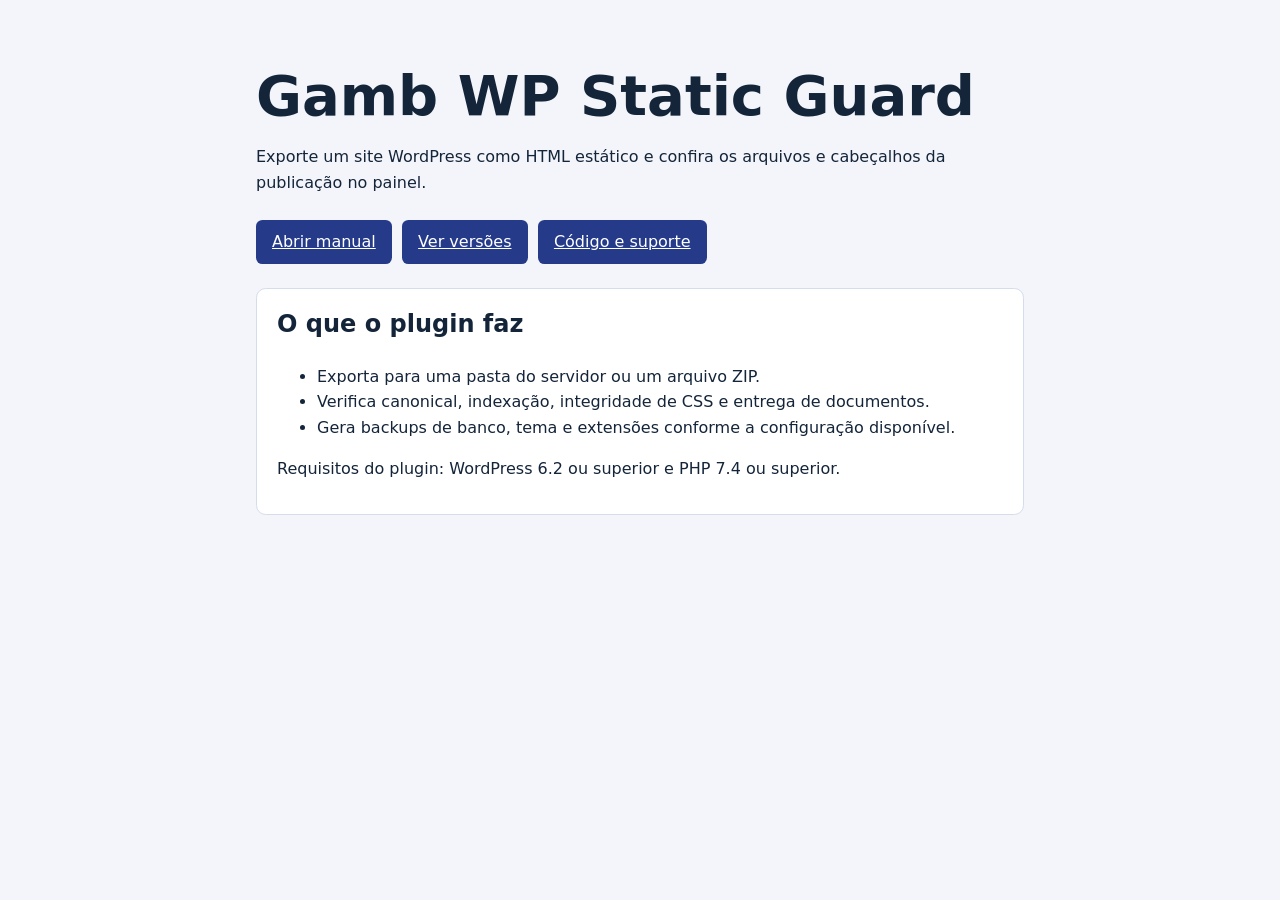
<file: docs/pages/index.html>
<!doctype html>
<html lang="pt-BR">
<head>
<meta charset="utf-8">
<meta name="viewport" content="width=device-width, initial-scale=1">
<title>Gamb WP Static Guard</title>
<meta name="description" content="Exportação estática e auditoria de publicação para WordPress.">
<style>
body{margin:0;background:#f3f5fa;color:#14253a;font:1rem/1.6 system-ui,sans-serif}
main{max-width:48rem;margin:auto;padding:clamp(1.25rem,5vw,4rem)}
h1{font-size:clamp(2rem,6vw,3.5rem);line-height:1.15;margin:0}
nav{display:flex;flex-wrap:wrap;gap:.65rem;margin-block:1.5rem}
nav a{background:#253b89;color:white;padding:.6rem 1rem;border-radius:.4rem}
a:focus-visible{outline:3px solid #855000;outline-offset:4px}
section{background:white;border:1px solid #d5dceb;border-radius:.6rem;padding:1rem 1.25rem}
h2{margin-top:0}
</style>
</head>
<body><main>
<h1>Gamb WP Static Guard</h1>
<p>Exporte um site WordPress como HTML estático e confira os arquivos e cabeçalhos da publicação no painel.</p>
<nav aria-label="Acesso ao projeto">
<a href="manual.html">Abrir manual</a>
<a href="https://github.com/gamberine/gamb-wp-static-guard/releases">Ver versões</a>
<a href="https://github.com/gamberine/gamb-wp-static-guard">Código e suporte</a>
</nav>
<section><h2>O que o plugin faz</h2>
<ul><li>Exporta para uma pasta do servidor ou um arquivo ZIP.</li>
<li>Verifica canonical, indexação, integridade de CSS e entrega de documentos.</li>
<li>Gera backups de banco, tema e extensões conforme a configuração disponível.</li></ul>
<p>Requisitos do plugin: WordPress 6.2 ou superior e PHP 7.4 ou superior.</p>
</section>
</main></body></html>
</file>
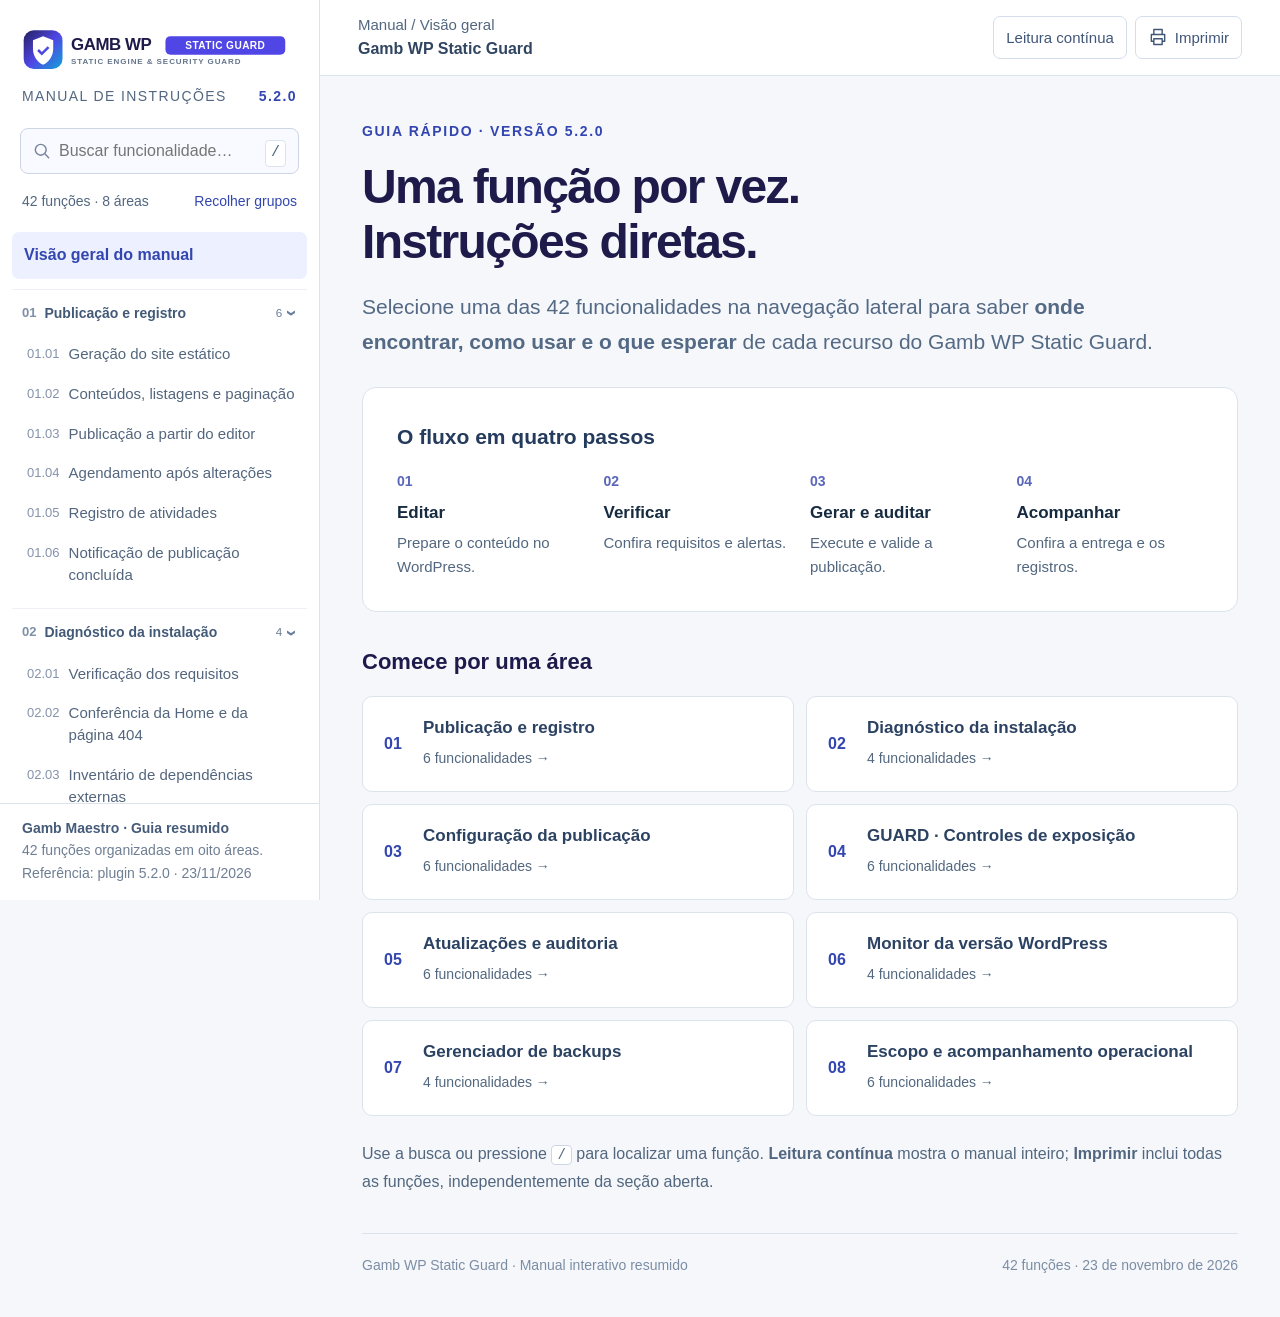
<file: docs/manual-detalhado.html>
<!doctype html>
<html lang="pt-BR"><head><meta charset="utf-8"><meta name="viewport" content="width=device-width,initial-scale=1"><meta name="color-scheme" content="light"><meta name="description" content="Manual interativo e resumido do Gamb WP Static Guard 5.2.0. Navegue por 42 funções, com instruções breves e resultados esperados."><title>Gamb WP Static Guard · Manual interativo</title>
<style>
:root{--ink:#172b40;--muted:#52677f;--accent:#3346b0;--accent-soft:#edf0ff;--navy:#1e1b4b;--line:#dce3ed;--canvas:#f5f7fb;--side:320px;--green:#16633a}*{box-sizing:border-box}html{scroll-behavior:smooth;scroll-padding-top:100px}body{margin:0;background:var(--canvas);color:var(--ink);font:19px/1.65 "Segoe UI",Arial,sans-serif}a{color:var(--accent);text-underline-offset:3px}button,input{font:inherit}button{cursor:pointer}button:disabled{cursor:default}button,a,input,summary{-webkit-tap-highlight-color:transparent}a:focus-visible,button:focus-visible,input:focus-visible,summary:focus-visible{outline:3px solid #b85d00;outline-offset:3px}[hidden]{display:none!important}h1,h2,h3,p{margin-top:0}.skip{position:fixed;top:-80px;left:338px;background:white;padding:10px 16px;z-index:30}.skip:focus{top:12px}.sidebar{position:fixed;inset:0 auto 0 0;width:var(--side);display:flex;flex-direction:column;background:white;border-right:1px solid var(--line);z-index:20}.side-head{padding:26px 22px 16px}.brand{display:block;width:270px;max-width:100%;height:auto}.side-label{display:flex;justify-content:space-between;gap:8px;margin-top:12px;font-size:14px;letter-spacing:.1em;text-transform:uppercase;color:var(--muted)}.version{color:var(--accent);font-weight:700}.close-menu{display:none}.search-wrap{margin:4px 20px 0;position:relative}.search-wrap svg{position:absolute;top:13px;left:12px;color:#75829a}.search-wrap input{width:100%;height:46px;border:1px solid #cdd5e2;border-radius:8px;padding:10px 38px;font-size:16px;background:#f9faff;color:var(--ink);appearance:none}.search-wrap kbd{position:absolute;right:13px;top:12px;padding:0 5px;border:1px solid var(--line);border-radius:4px;font-size:15px;color:var(--muted);background:white}.side-controls{display:flex;justify-content:space-between;align-items:center;padding:9px 22px 10px;gap:8px}.side-controls p{font-size:14px;color:var(--muted);margin:0}.text-button{border:0;background:transparent;color:var(--accent);font-size:14px;padding:7px 0}.side-nav{overflow-y:auto;overscroll-behavior:contain;scrollbar-width:thin;scrollbar-color:#c4cde0 transparent;flex:1;min-height:0;padding:0 12px 20px}.overview-link,.extra-link{display:block;font-size:16px;font-weight:600;text-decoration:none;border-radius:7px;padding:10px 12px;margin:2px 0 10px;color:#354c68}.overview-link[aria-current],.extra-link[aria-current]{background:var(--accent-soft);color:var(--accent)}.nav-group{border-top:1px solid #edf0f5;margin:0 0 5px}.nav-group summary{display:flex;align-items:center;gap:8px;padding:13px 10px 10px;cursor:pointer;list-style:none;font-size:14px;font-weight:700;color:#425977;line-height:1.45}.nav-group summary::-webkit-details-marker{display:none}.nav-group summary>span{color:#7e8fa7;font-size:13px}.nav-group summary small{font-weight:500;color:#6b7e97;margin-left:auto}.nav-group summary:after{content:'›';font-size:20px;line-height:12px;transform:rotate(0);color:#6a7f9d}.nav-group[open] summary:after{transform:rotate(90deg)}.nav-group ol{list-style:none;margin:0;padding:0 0 8px}.function-link{display:flex;gap:9px;padding:8px 10px 8px 12px;margin:2px 0;border-radius:7px;color:#53667d;font-size:15px;line-height:1.45;text-decoration:none;border-left:3px solid transparent}.function-link:hover,.overview-link:hover,.extra-link:hover{background:#f2f5fb;color:#263a70}.function-link[aria-current]{color:#273b99;background:var(--accent-soft);border-left-color:var(--accent);font-weight:600}.nav-number{flex:0 0 29px;color:#8492aa;font-size:13px;padding-top:2px;font-weight:500}.function-link[aria-current] .nav-number{color:#5061b5}.side-bottom{padding:13px 22px 16px;border-top:1px solid var(--line);background:white;font-size:14px;color:#6e7e93;line-height:1.6}.side-bottom strong{display:block;color:#455b79;font-size:14px}.extra-link{margin:10px 0 0;font-weight:500;font-size:15px}.no-results{font-size:16px;padding:15px;color:#6a4a1b;background:#fff8e9;border-radius:8px}.main{margin-left:var(--side);min-width:0}.toolbar{position:sticky;top:0;z-index:10;min-height:74px;background:#fffffff5;border-bottom:1px solid var(--line);display:flex;align-items:center;justify-content:space-between;padding:14px 38px;gap:20px}.breadcrumbs{font-size:15px;color:var(--muted);line-height:1.5}.breadcrumbs strong{display:block;color:#304562;font-size:16px;font-weight:600}.tools{display:flex;align-items:center;gap:8px}.tool{display:inline-flex;align-items:center;justify-content:center;gap:7px;font-size:15px;line-height:1.4;padding:10px 12px;min-height:40px;border:1px solid #d4ddec;border-radius:7px;background:white;color:#405678;white-space:nowrap}.tool:hover{background:#f4f6fc}.tool[aria-pressed=true]{background:var(--accent-soft);color:var(--accent);border-color:#b9c3f0}.menu-toggle{display:none}.content{width:min(100%,1440px);margin:auto;padding:44px 42px 40px}.manual-panel{scroll-margin-top:105px;margin-bottom:50px;min-width:0}.manual-panel:focus{outline:none}.eyebrow{display:flex;align-items:center;flex-wrap:wrap;gap:12px;font-size:14px;text-transform:uppercase;letter-spacing:.12em;color:var(--accent);font-weight:700;margin-bottom:16px}.article-count{margin-left:auto;color:#7a8ba3;font-size:13px;letter-spacing:.05em;font-weight:500}h1{color:var(--navy);font-size:48px;line-height:1.16;letter-spacing:-.035em;margin-bottom:20px;max-width:20ch}.lead{font-size:21px;color:#536984;max-width:68ch;margin-bottom:23px}.intro-box{background:white;border:1px solid var(--line);border-radius:14px;padding:32px 34px;margin:28px 0}.intro-box h2{font-size:21px;color:#253b5d;margin-bottom:15px}.quick-flow{counter-reset:flow;list-style:none;padding:0;margin:0;display:grid;grid-template-columns:repeat(4,minmax(0,1fr));gap:20px}.quick-flow li{counter-increment:flow;min-width:0}.quick-flow li:before{content:counter(flow,decimal-leading-zero);display:block;color:#5a66ba;font-size:14px;font-weight:700;margin-bottom:6px}.quick-flow strong{display:block;font-size:17px;margin-bottom:4px}.quick-flow p{font-size:15px;color:var(--muted);line-height:1.6;margin:0}.area-title{font-size:22px;color:var(--navy);margin:32px 0 16px}.areas{display:grid;grid-template-columns:repeat(2,minmax(0,1fr));gap:12px}.area-card{padding:19px 21px;background:white;border:1px solid var(--line);border-radius:10px;text-decoration:none;display:flex;gap:14px;align-items:center;color:#2c4262}.area-card:hover{border-color:#acb6e3;background:#fcfcff}.area-card>span{font-size:16px;color:var(--accent);font-weight:700;flex:0 0 25px}.area-card strong{display:block;font-size:17px;line-height:1.45}.area-card small{font-size:14px;color:var(--muted)}.intro-hint{font-size:16px;color:var(--muted);margin:24px 0 0;line-height:1.7}.intro-hint kbd{background:white;border:1px solid #cdd6e5;border-radius:4px;padding:1px 5px;font-size:14px}.article-heading h2{font-size:39px;line-height:1.2;letter-spacing:-.025em;color:var(--navy);margin-bottom:17px;max-width:30ch}.description{font-size:20px;line-height:1.75;color:#4f657e;max-width:75ch;margin-bottom:26px}.location{padding:17px 21px;background:#edf1fb;border:1px solid #dce3f4;border-radius:9px;margin-bottom:28px}.location>span{display:block;font-size:13px;text-transform:uppercase;letter-spacing:.1em;color:#586b9c;font-weight:700;margin-bottom:4px}.location p{font-size:16px;color:#314978;margin:0;line-height:1.65}.instruction{padding:0 0 27px}.instruction h3,.expected h3{font-size:19px;display:flex;align-items:center;gap:10px;margin:0 0 12px}.step-dot{width:25px;height:25px;border-radius:7px;background:#e2e7fa;color:var(--accent);display:inline-flex;justify-content:center;align-items:center;font-size:15px}.instruction p{font-size:19px;line-height:1.8;margin:0;max-width:76ch}.expected{padding:21px 24px;border:1px solid #cee1d5;border-radius:10px;background:#f1f8f3;margin-bottom:23px}.expected h3{font-size:16px;color:var(--green);margin-bottom:7px}.expected p{font-size:17px;color:#345a42;line-height:1.7;margin:0}.context-note{padding:4px 0 4px 17px;border-left:3px solid #b9c5e9;font-size:16px;line-height:1.7;color:#586c85;margin:25px 0}.context-note strong{color:#40577a}.pagination{display:grid;grid-template-columns:1fr 1fr;gap:20px;margin-top:36px;border-top:1px solid var(--line);padding-top:22px}.pagination a{font-size:15px;text-decoration:none;min-width:0;padding:6px 0}.pagination span{display:block;font-size:13px;letter-spacing:.04em;color:#7183a0;margin-bottom:5px}.pagination strong{font-weight:600;line-height:1.5;display:block}.pagination .next{text-align:right}.pagination a:hover strong{text-decoration:underline}.care-list{display:grid;gap:14px;padding:0;list-style:none;margin:25px 0}.care-list li{padding:20px 23px;border:1px solid var(--line);background:white;border-radius:10px}.care-list h3{font-size:18px;margin-bottom:6px}.care-list p{font-size:17px;color:var(--muted);margin:0}.source-note{font-size:15px;color:#6c7e96;line-height:1.8;border-top:1px solid var(--line);padding-top:22px;margin-top:30px}.source-links{display:flex;gap:16px;flex-wrap:wrap;margin-top:10px}.doc-footer{font-size:14px;color:#7b8da4;border-top:1px solid var(--line);padding-top:20px;margin-top:38px;display:flex;justify-content:space-between;gap:20px}.backdrop{display:none}.js.reading .manual-panel{margin-bottom:72px;padding-bottom:28px;border-bottom:1px solid var(--line)}.js.reading .pagination{display:none}.js.single .manual-panel{margin-bottom:0}noscript p{padding:12px 20px;background:#fff8e9;font-size:16px}
@media(min-width:1600px){:root{--side:340px}.side-head{padding-left:28px;padding-right:28px}.side-nav{padding-left:19px;padding-right:19px}.content{padding-top:55px}.toolbar{padding-left:48px;padding-right:48px}}
@media(max-width:1100px){:root{--side:290px}.side-head{padding:22px 20px 15px}.content{padding:34px 29px}.toolbar{padding:14px 26px;gap:14px}.tool{padding:10px;font-size:14px}.quick-flow{grid-template-columns:repeat(2,minmax(0,1fr));gap:20px}.article-heading h2{font-size:35px}.brand{width:250px}.article-count{margin-left:0}}
@media(max-width:900px){.sidebar{position:static;width:100%;max-height:none}.side-nav{max-height:420px}.side-bottom{display:none}.main{margin-left:0}.toolbar{padding:12px 20px;min-height:69px;gap:12px}.content{padding:31px 25px}.js .sidebar{position:fixed;width:min(88vw,330px);height:100vh;height:100dvh;transform:translateX(-100%);transition:transform .18s ease;box-shadow:12px 0 60px #152c481f}.js.menu-open .sidebar{transform:translateX(0)}.js .side-nav{max-height:none}.js .side-bottom{display:block}.js .menu-toggle{display:inline-flex;flex:0 0 auto}.breadcrumbs{margin-right:auto;min-width:0}.breadcrumbs strong{font-size:15px}.js .close-menu{display:block;border:1px solid var(--line);background:white;color:#4c607a;border-radius:6px;padding:7px 10px;font-size:15px;margin:14px 0 0 auto}.js.menu-open .backdrop{position:fixed;inset:0;background:#15233966;display:block;border:0;z-index:19}.skip{left:18px}.js.menu-open{overflow:hidden}.tool .print-label{display:none}.area-card{padding:16px 18px}.intro-box{padding:24px}.sidebar .brand{width:264px}}
@media(max-width:540px){.toolbar{padding:11px 16px;gap:9px}.toolbar .tools{gap:6px}.tool{min-height:42px;padding:9px;font-size:14px}.reading-label{max-width:59px;white-space:normal;line-height:1.25}.menu-toggle span{display:none}.breadcrumbs{font-size:13px}.breadcrumbs strong{font-size:14px}.content{padding:28px 20px 26px}h1{font-size:37px;max-width:20ch}.lead{font-size:19px}.eyebrow{font-size:13px;gap:7px;line-height:1.6;letter-spacing:.09em}.article-count{display:block;flex:0 0 100%;font-size:12px;margin-top:2px}.article-heading h2{font-size:32px}.description{font-size:19px;line-height:1.7}.location{padding:16px 18px}.location p{font-size:15px;overflow-wrap:anywhere}.instruction p{font-size:18px}.expected{padding:19px}.areas{grid-template-columns:1fr}.quick-flow{gap:18px}.intro-box{padding:22px 20px}.pagination{gap:18px}.pagination strong{font-size:14px}.care-list li{padding:18px}.doc-footer{display:block;line-height:1.8}.doc-footer span{display:block}.sidebar .function-link{padding-top:10px;padding-bottom:10px;min-height:40px}}
@media(prefers-reduced-motion:reduce){html{scroll-behavior:auto}.js .sidebar{transition:none}}
@page{size:A4;margin:16mm}@media print{body{background:white;font-size:12pt;color:#172b40}.sidebar,.toolbar,.backdrop,.skip,.pagination,.doc-footer,.intro-hint{display:none!important}.main{margin:0}.content{padding:0;width:auto;max-width:none}.manual-panel,.js.single .manual-panel,.js.reading .manual-panel,.manual-panel[hidden]{display:block!important;margin:0 0 25px;padding:0 0 20px;border-bottom:1px solid #dce3ed;break-inside:avoid}h1{font-size:27pt}.article-heading h2{font-size:20pt;max-width:none}.eyebrow{font-size:10pt;margin-bottom:10px}.article-count{font-size:9pt}.description,.instruction p{font-size:12pt;line-height:1.6}.location{margin-bottom:15px;padding:11px 15px}.location p{font-size:11pt}.location>span{font-size:9pt}.instruction{padding-bottom:17px}.instruction h3{font-size:13pt}.expected{padding:13px 16px;margin-bottom:14px}.expected h3,.expected p,.context-note{font-size:11pt}.context-note{margin:15px 0}.areas{grid-template-columns:1fr 1fr;gap:8px}.area-card{padding:10px 12px}.area-card strong{font-size:11pt}.intro-box{padding:18px}.lead{font-size:13pt}.care-list{gap:9px}.care-list li{padding:12px 15px}.care-list p{font-size:11pt}.source-note{font-size:10pt}.quick-flow{grid-template-columns:repeat(4,1fr)}h2,h3{break-after:avoid}a{color:inherit}*{-webkit-print-color-adjust:exact;print-color-adjust:exact}}
</style></head><body><a class="skip" href="#conteudo">Ir para o conteúdo</a><button class="backdrop" aria-label="Fechar navegação" hidden tabindex="-1"></button>
<aside class="sidebar" id="navegacao"><header class="side-head"><svg class="brand" role="img" aria-labelledby="marca-titulo" xmlns="http://www.w3.org/2000/svg" viewBox="0 0 320 56" width="320" height="56" fill="none">
        <title id="marca-titulo">Gamb WP Static Guard</title>
        <defs><linearGradient id="guardGrad" x1="0" y1="0" x2="54" y2="54" gradientUnits="userSpaceOnUse"><stop offset="0%" stop-color="#1E1B4B"/><stop offset="50%" stop-color="#4F46E5"/><stop offset="100%" stop-color="#06B6D4"/></linearGradient></defs>
        <rect x="2" y="5" width="46" height="46" rx="12" fill="url(#guardGrad)"/>
        <path d="M25 12L13 17v10c0 8.5 5.1 16.3 12 19 6.9-2.7 12-10.5 12-19V17L25 12zm-1.5 23l-5.5-5.5 2.1-2.1 3.4 3.4 6.9-6.9 2.1 2.1-9 9z" fill="#FFF"/>
        <text x="58" y="29" font-family="Segoe UI,Arial,sans-serif" font-size="20" font-weight="800" fill="#1E1B4B" letter-spacing="-.5">GAMB WP</text>
        <rect x="170" y="12" width="142" height="22" rx="6" fill="#4F46E5"/>
        <text x="241" y="27" text-anchor="middle" font-family="Segoe UI,Arial,sans-serif" font-size="12" font-weight="700" fill="#FFF" letter-spacing=".5">STATIC GUARD</text>
        <text x="58" y="45" font-family="Segoe UI,Arial,sans-serif" font-size="9.5" font-weight="600" fill="#64748B" letter-spacing="1.1">STATIC ENGINE &amp; SECURITY GUARD</text>
      </svg><div class="side-label"><span>Manual de instruções</span><span class="version">5.2.0</span></div><button type="button" class="close-menu">Fechar menu ×</button></header><div class="search-wrap"><svg viewBox="0 0 24 24" width="20" height="20" fill="none" stroke="currentColor" stroke-width="1.7" stroke-linecap="round" stroke-linejoin="round" aria-hidden="true"><circle cx="10.5" cy="10.5" r="6.5"/><path d="m16 16 4 4"/></svg><label class="sr-only" for="busca" style="position:absolute;width:1px;height:1px;overflow:hidden;clip-path:inset(50%)">Buscar funcionalidade</label><input id="busca" type="search" placeholder="Buscar funcionalidade…" autocomplete="off" disabled aria-controls="lista-funcoes"><kbd aria-hidden="true">/</kbd></div><div class="side-controls"><p id="busca-estado" role="status" aria-live="polite">42 funções · 8 áreas</p><button class="text-button" type="button" id="grupos" disabled>Recolher grupos</button></div><nav class="side-nav" id="lista-funcoes" aria-label="Funcionalidades do plugin"><a class="overview-link" href="#inicio">Visão geral do manual</a><p class="no-results" hidden>Nenhuma função encontrada. Tente outra palavra.</p><details class="nav-group" open data-group="publicacao"><summary><span>01</span>Publicação e registro<small>6</small></summary><ol><li><a class="function-link" href="#publicacao-geracao-do-site-estatico" data-search="Geração do site estático Publicação e registro Produz páginas HTML e reúne recursos como estilos, scripts, imagens e documentos vinculados, conforme o conteúdo e o escopo configurados."><span class="nav-number">01.01</span><span>Geração do site estático</span></a></li><li><a class="function-link" href="#publicacao-conteudos-listagens-e-paginacao" data-search="Conteúdos, listagens e paginação Publicação e registro Inclui conteúdos publicados e sem senha, além das listagens e páginas de navegação descobertas durante o processamento."><span class="nav-number">01.02</span><span>Conteúdos, listagens e paginação</span></a></li><li><a class="function-link" href="#publicacao-publicacao-a-partir-do-editor" data-search="Publicação a partir do editor Publicação e registro Oferece um comando de publicação no editor do WordPress. A operação reconstrói o site para manter páginas, listagens e pesquisa consistentes."><span class="nav-number">01.03</span><span>Publicação a partir do editor</span></a></li><li><a class="function-link" href="#publicacao-agendamento-apos-alteracoes" data-search="Agendamento após alterações Publicação e registro Pode programar uma nova publicação após alterações no conteúdo, com espera configurável. A execução depende do agendador do WordPress."><span class="nav-number">01.04</span><span>Agendamento após alterações</span></a></li><li><a class="function-link" href="#publicacao-registro-de-atividades" data-search="Registro de atividades Publicação e registro Exibe mensagens sobre processamento e resultado, apoiando o acompanhamento da equipe e a identificação de falhas."><span class="nav-number">01.05</span><span>Registro de atividades</span></a></li><li><a class="function-link" href="#publicacao-notificacao-de-publicacao-concluida" data-search="Notificação de publicação concluída Publicação e registro Permite notificar um endereço de integração configurado, por webhook, após a conclusão da exportação."><span class="nav-number">01.06</span><span>Notificação de publicação concluída</span></a></li></ol></details><details class="nav-group" open data-group="diagnostico"><summary><span>02</span>Diagnóstico da instalação<small>4</small></summary><ol><li><a class="function-link" href="#diagnostico-verificacao-dos-requisitos" data-search="Verificação dos requisitos Diagnóstico da instalação Confere recursos necessários ao processamento de HTML, à validação dos endereços de arquivos e à criação de pacotes ZIP."><span class="nav-number">02.01</span><span>Verificação dos requisitos</span></a></li><li><a class="function-link" href="#diagnostico-conferencia-da-home-e-da-pagina-404" data-search="Conferência da Home e da página 404 Diagnóstico da instalação Verifica a resposta HTTP e o contexto das páginas consultadas, evitando capturar uma página de erro como se fosse a página inicial."><span class="nav-number">02.02</span><span>Conferência da Home e da página 404</span></a></li><li><a class="function-link" href="#diagnostico-inventario-de-dependencias-externas" data-search="Inventário de dependências externas Diagnóstico da instalação Identifica recursos externos usados no HTML e no CSS local, como fontes e bibliotecas. Links de navegação são contabilizados separadamente."><span class="nav-number">02.03</span><span>Inventário de dependências externas</span></a></li><li><a class="function-link" href="#diagnostico-alertas-e-impedimentos" data-search="Alertas e impedimentos Diagnóstico da instalação Organiza os resultados em verificado, atenção ou impedimento e permite executar novamente o diagnóstico pelo painel."><span class="nav-number">02.04</span><span>Alertas e impedimentos</span></a></li></ol></details><details class="nav-group" open data-group="configuracao"><summary><span>03</span>Configuração da publicação<small>6</small></summary><ol><li><a class="function-link" href="#configuracao-entrega-em-pasta-ou-arquivo-zip" data-search="Entrega em pasta ou arquivo ZIP Configuração da publicação Grava a publicação em um diretório local dedicado ou gera um pacote ZIP para transporte e implantação conforme o processo da instituição."><span class="nav-number">03.01</span><span>Entrega em pasta ou arquivo ZIP</span></a></li><li><a class="function-link" href="#configuracao-enderecos-de-destino" data-search="Endereços de destino Configuração da publicação Adapta os links para o domínio, subdiretório ou endereçamento relativo ao arquivo, de acordo com o ambiente de disponibilização."><span class="nav-number">03.02</span><span>Endereços de destino</span></a></li><li><a class="function-link" href="#configuracao-selecao-dos-tipos-de-conteudo" data-search="Seleção dos tipos de conteúdo Configuração da publicação Permite escolher quais tipos públicos do WordPress participam da exportação, como páginas, notícias e outros cadastros do portal."><span class="nav-number">03.03</span><span>Seleção dos tipos de conteúdo</span></a></li><li><a class="function-link" href="#configuracao-pesquisa-local-no-navegador" data-search="Pesquisa local no navegador Configuração da publicação Gera um índice de pesquisa para consultar os conteúdos da publicação estática. Depende de campo de busca no tema e JavaScript no navegador."><span class="nav-number">03.04</span><span>Pesquisa local no navegador</span></a></li><li><a class="function-link" href="#configuracao-apoio-a-navegacao-e-a-indexacao" data-search="Apoio à navegação e à indexação Configuração da publicação Pode acrescentar o endereço principal de referência da Home quando ausente e oferecer uma página 404 de apoio em temas clássicos sem modelo próprio."><span class="nav-number">03.05</span><span>Apoio à navegação e à indexação</span></a></li><li><a class="function-link" href="#configuracao-otimizacao-e-manutencao-dos-arquivos" data-search="Otimização e manutenção dos arquivos Configuração da publicação Oferece minificação adicional e remoção controlada de arquivos gerados que ficaram obsoletos, conforme as opções habilitadas."><span class="nav-number">03.06</span><span>Otimização e manutenção dos arquivos</span></a></li></ol></details><details class="nav-group" open data-group="guard"><summary><span>04</span>GUARD · Controles de exposição<small>6</small></summary><ol><li><a class="function-link" href="#guard-reescrita-dos-caminhos-de-recursos" data-search="Reescrita dos caminhos de recursos GUARD · Controles de exposição Substitui caminhos identificáveis por endereços opacos e valida os arquivos resolvidos. Os recursos publicados continuam acessíveis ao público."><span class="nav-number">04.01</span><span>Reescrita dos caminhos de recursos</span></a></li><li><a class="function-link" href="#guard-tratamento-de-identificadores-e-comentarios" data-search="Tratamento de identificadores e comentários GUARD · Controles de exposição Permite remover referências técnicas, comentários internos e identificadores nativos na saída, preservando avisos legais de bibliotecas."><span class="nav-number">04.02</span><span>Tratamento de identificadores e comentários</span></a></li><li><a class="function-link" href="#guard-tratamento-de-classes-e-estilos-nativos" data-search="Tratamento de classes e estilos nativos GUARD · Controles de exposição Oferece limpeza opcional de classes e estilos do WordPress, com lista de preservação para os recursos necessários ao tema."><span class="nav-number">04.03</span><span>Tratamento de classes e estilos nativos</span></a></li><li><a class="function-link" href="#guard-cabecalhos-de-seguranca" data-search="Cabeçalhos de segurança GUARD · Controles de exposição Pode aplicar cabeçalhos voltados à proteção do navegador e gerar orientações de entrega. A efetivação no destino depende da configuração do servidor."><span class="nav-number">04.04</span><span>Cabeçalhos de segurança</span></a></li><li><a class="function-link" href="#guard-restricoes-a-consultas-administrativas" data-search="Restrições a consultas administrativas GUARD · Controles de exposição Inclui controles de acesso às operações administrativas e restrições configuráveis a consultas anônimas de recursos do WordPress."><span class="nav-number">04.05</span><span>Restrições a consultas administrativas</span></a></li><li><a class="function-link" href="#guard-tratamento-opcional-da-origem" data-search="Tratamento opcional da origem GUARD · Controles de exposição Permite aplicar controles também às páginas públicas do WordPress de origem, além do processamento destinado à versão estática."><span class="nav-number">04.06</span><span>Tratamento opcional da origem</span></a></li></ol></details><details class="nav-group" open data-group="auditoria"><summary><span>05</span>Atualizações e auditoria<small>6</small></summary><ol><li><a class="function-link" href="#auditoria-auditoria-antes-da-entrega" data-search="Auditoria antes da entrega Atualizações e auditoria Inspeciona o conteúdo original e a saída final em busca de erros de execução, referências técnicas indevidas, código não processado e outros achados previstos nas regras."><span class="nav-number">05.01</span><span>Auditoria antes da entrega</span></a></li><li><a class="function-link" href="#auditoria-bloqueio-por-impedimentos" data-search="Bloqueio por impedimentos Atualizações e auditoria Interrompe a publicação diante de achados críticos ou referências internas não resolvidas. Também pode exigir ausência de dependências externas ou inspeção incompleta."><span class="nav-number">05.02</span><span>Bloqueio por impedimentos</span></a></li><li><a class="function-link" href="#auditoria-integridade-de-estilos-e-scripts" data-search="Integridade de estilos e scripts Atualizações e auditoria Calcula identificadores de integridade dos recursos, inclusive após a reescrita local, permitindo ao navegador conferir os arquivos carregados quando aplicável."><span class="nav-number">05.03</span><span>Integridade de estilos e scripts</span></a></li><li><a class="function-link" href="#auditoria-consulta-as-versoes-no-github" data-search="Consulta às versões no GitHub Atualizações e auditoria Consulta releases estáveis e informa a versão instalada e a disponível. A instalação e as atualizações automáticas seguem os controles nativos do WordPress."><span class="nav-number">05.04</span><span>Consulta às versões no GitHub</span></a></li><li><a class="function-link" href="#auditoria-validacao-do-pacote-de-atualizacao" data-search="Validação do pacote de atualização Atualizações e auditoria Restringe os endereços de download, confere o pacote e verifica seu hash quando informado pela release. Um token pode ser configurado quando necessário."><span class="nav-number">05.05</span><span>Validação do pacote de atualização</span></a></li><li><a class="function-link" href="#auditoria-revalidacao-apos-atualizacoes" data-search="Revalidação após atualizações Atualizações e auditoria Agenda nova auditoria após atualizações do WordPress, do tema ou de plugins e sinaliza a pendência no painel."><span class="nav-number">05.06</span><span>Revalidação após atualizações</span></a></li></ol></details><details class="nav-group" open data-group="monitor"><summary><span>06</span>Monitor da versão WordPress<small>4</small></summary><ol><li><a class="function-link" href="#monitor-consulta-estruturada-da-versao" data-search="Consulta estruturada da versão Monitor da versão WordPress Quando habilitado, disponibiliza a versão do WordPress em resposta JSON para ferramentas de acompanhamento autorizadas."><span class="nav-number">06.01</span><span>Consulta estruturada da versão</span></a></li><li><a class="function-link" href="#monitor-autorizacao-por-ip-exato" data-search="Autorização por IP exato Monitor da versão WordPress Permite cadastrar endereços IPv4 e IPv6 autorizados. Uma lista vazia impede o acesso; o recurso vem desabilitado em novas instalações."><span class="nav-number">06.02</span><span>Autorização por IP exato</span></a></li><li><a class="function-link" href="#monitor-proxies-confiaveis" data-search="Proxies confiáveis Monitor da versão WordPress Considera informações de encaminhamento somente quando a conexão vem de um proxy explicitamente cadastrado, reduzindo a confiança em cabeçalhos arbitrários."><span class="nav-number">06.03</span><span>Proxies confiáveis</span></a></li><li><a class="function-link" href="#monitor-teste-de-acesso-e-controle-de-cache" data-search="Teste de acesso e controle de cache Monitor da versão WordPress Exibe a origem da conexão, permite testar a consulta e envia instruções para evitar cache. Proxies e CDNs precisam respeitar essas instruções."><span class="nav-number">06.04</span><span>Teste de acesso e controle de cache</span></a></li></ol></details><details class="nav-group" open data-group="backups"><summary><span>07</span>Gerenciador de backups<small>4</small></summary><ol><li><a class="function-link" href="#backups-copia-do-banco-de-dados" data-search="Cópia do banco de dados Gerenciador de backups Gera uma cópia SQL do banco. O resultado pode ser disponibilizado em SQL quando a extensão ZIP nativa não está disponível."><span class="nav-number">07.01</span><span>Cópia do banco de dados</span></a></li><li><a class="function-link" href="#backups-pacote-de-banco-tema-e-plugins" data-search="Pacote de banco, tema e plugins Gerenciador de backups Reúne o banco, o tema ativo e os plugins em um pacote de apoio à recuperação. Essa modalidade requer a extensão ZIP do PHP."><span class="nav-number">07.02</span><span>Pacote de banco, tema e plugins</span></a></li><li><a class="function-link" href="#backups-lista-download-e-exclusao" data-search="Lista, download e exclusão Gerenciador de backups Apresenta nome, data e tamanho das cópias, com comandos administrativos para baixar ou excluir e confirmação antes da exclusão."><span class="nav-number">07.03</span><span>Lista, download e exclusão</span></a></li><li><a class="function-link" href="#backups-retencao-das-seis-copias-mais-recentes" data-search="Retenção das seis cópias mais recentes Gerenciador de backups Após concluir uma nova cópia, aplica o limite de seis backups reconhecidos pelo plugin, considerando os diferentes tipos."><span class="nav-number">07.04</span><span>Retenção das seis cópias mais recentes</span></a></li></ol></details><details class="nav-group" open data-group="acompanhamento"><summary><span>08</span>Escopo e acompanhamento operacional<small>6</small></summary><ol><li><a class="function-link" href="#acompanhamento-tres-escopos-de-conversao" data-search="Três escopos de conversão Escopo e acompanhamento operacional Oferece site completo, atualização do site por reconstrução completa e somente arquivos do tema. A primeira entrega precisa ser completa."><span class="nav-number">08.01</span><span>Três escopos de conversão</span></a></li><li><a class="function-link" href="#acompanhamento-situacao-da-publicacao" data-search="Situação da publicação Escopo e acompanhamento operacional Indica não publicado, publicado, atualizado ou desatualizado a partir do registro da entrega e de alterações reconhecidas na origem ou no destino."><span class="nav-number">08.02</span><span>Situação da publicação</span></a></li><li><a class="function-link" href="#acompanhamento-badges-de-diagnostico-e-auditoria" data-search="Badges de diagnóstico e auditoria Escopo e acompanhamento operacional Na instalação analisada, STATIC e GUARD apresentam estados dinâmicos de verificação, atenção, impedimento ou revalidação conforme as evidências registradas."><span class="nav-number">08.03</span><span>Badges de diagnóstico e auditoria</span></a></li><li><a class="function-link" href="#acompanhamento-progresso-por-etapas" data-search="Progresso por etapas Escopo e acompanhamento operacional Mostra a execução, o percentual e o resultado das operações. O percentual representa unidades processadas, não uma previsão do tempo restante."><span class="nav-number">08.04</span><span>Progresso por etapas</span></a></li><li><a class="function-link" href="#acompanhamento-retomada-do-acompanhamento" data-search="Retomada do acompanhamento Escopo e acompanhamento operacional Ao reabrir o painel, consulta o estado da operação registrada e retoma seu acompanhamento. Isso não reinicia automaticamente uma tarefa interrompida."><span class="nav-number">08.05</span><span>Retomada do acompanhamento</span></a></li><li><a class="function-link" href="#acompanhamento-controle-de-concorrencia" data-search="Controle de concorrência Escopo e acompanhamento operacional Recusa operações incompatíveis simultâneas e repetições do mesmo pedido, reduzindo o risco de duas execuções disputarem a publicação."><span class="nav-number">08.06</span><span>Controle de concorrência</span></a></li></ol></details><a class="extra-link" href="#cuidados">Cuidados, limites e referências ↗</a></nav><footer class="side-bottom"><strong>Gamb Maestro · Guia resumido</strong>42 funções organizadas em oito áreas.<br>Referência: plugin 5.2.0 · 23/11/2026</footer></aside>
<main class="main" id="conteudo" tabindex="-1"><header class="toolbar"><button class="tool menu-toggle" id="abrir-menu" type="button" aria-expanded="false" aria-controls="navegacao" aria-label="Abrir navegação de funcionalidades" disabled><svg viewBox="0 0 24 24" width="20" height="20" fill="none" stroke="currentColor" stroke-width="1.7" stroke-linecap="round" stroke-linejoin="round" aria-hidden="true"><path d="M4 6h16M4 12h16M4 18h16"/></svg><span>Funções</span></button><div class="breadcrumbs"><span>Manual / <span id="categoria-atual">Visão geral</span></span><strong id="titulo-atual">Gamb WP Static Guard</strong></div><div class="tools"><button class="tool" id="modo-leitura" type="button" aria-pressed="false" disabled><span class="reading-label">Leitura contínua</span></button><button class="tool" id="imprimir" type="button" aria-label="Imprimir o manual completo ou salvar em PDF" disabled><svg viewBox="0 0 24 24" width="20" height="20" fill="none" stroke="currentColor" stroke-width="1.7" stroke-linecap="round" stroke-linejoin="round" aria-hidden="true"><path d="M7 8V3h10v5M7 17H4V9h16v8h-3M7 14h10v7H7z"/></svg><span class="print-label">Imprimir</span></button></div></header><noscript><p>As âncoras funcionam sem JavaScript. Para buscar e exibir uma função por vez, habilite JavaScript no navegador.</p></noscript><div class="content">
<section class="manual-panel" id="inicio" data-category="Visão geral" data-title="Gamb WP Static Guard" tabindex="-1"><span class="eyebrow">Guia rápido · versão 5.2.0</span><h1>Uma função por vez.<br>Instruções diretas.</h1><p class="lead">Selecione uma das 42 funcionalidades na navegação lateral para saber <strong>onde encontrar, como usar e o que esperar</strong> de cada recurso do Gamb WP Static Guard.</p><div class="intro-box"><h2>O fluxo em quatro passos</h2><ol class="quick-flow"><li><strong>Editar</strong><p>Prepare o conteúdo no WordPress.</p></li><li><strong>Verificar</strong><p>Confira requisitos e alertas.</p></li><li><strong>Gerar e auditar</strong><p>Execute e valide a publicação.</p></li><li><strong>Acompanhar</strong><p>Confira a entrega e os registros.</p></li></ol></div><h2 class="area-title">Comece por uma área</h2><div class="areas"><a class="area-card" href="#publicacao-geracao-do-site-estatico"><span>01</span><div><strong>Publicação e registro</strong><small>6 funcionalidades →</small></div></a><a class="area-card" href="#diagnostico-verificacao-dos-requisitos"><span>02</span><div><strong>Diagnóstico da instalação</strong><small>4 funcionalidades →</small></div></a><a class="area-card" href="#configuracao-entrega-em-pasta-ou-arquivo-zip"><span>03</span><div><strong>Configuração da publicação</strong><small>6 funcionalidades →</small></div></a><a class="area-card" href="#guard-reescrita-dos-caminhos-de-recursos"><span>04</span><div><strong>GUARD · Controles de exposição</strong><small>6 funcionalidades →</small></div></a><a class="area-card" href="#auditoria-auditoria-antes-da-entrega"><span>05</span><div><strong>Atualizações e auditoria</strong><small>6 funcionalidades →</small></div></a><a class="area-card" href="#monitor-consulta-estruturada-da-versao"><span>06</span><div><strong>Monitor da versão WordPress</strong><small>4 funcionalidades →</small></div></a><a class="area-card" href="#backups-copia-do-banco-de-dados"><span>07</span><div><strong>Gerenciador de backups</strong><small>4 funcionalidades →</small></div></a><a class="area-card" href="#acompanhamento-tres-escopos-de-conversao"><span>08</span><div><strong>Escopo e acompanhamento operacional</strong><small>6 funcionalidades →</small></div></a></div><p class="intro-hint">Use a busca ou pressione <kbd>/</kbd> para localizar uma função. <strong>Leitura contínua</strong> mostra o manual inteiro; <strong>Imprimir</strong> inclui todas as funções, independentemente da seção aberta.</p></section>
<article class="manual-panel function-panel" id="publicacao-geracao-do-site-estatico" data-category="Publicação e registro" data-title="Geração do site estático" tabindex="-1"><div class="article-heading"><span class="eyebrow">Publicação e registro <span class="article-count">FUNÇÃO 1 DE 42</span></span><h2>Geração do site estático</h2><p class="description">Produz páginas HTML e reúne recursos como estilos, scripts, imagens e documentos vinculados, conforme o conteúdo e o escopo configurados.</p></div><div class="location"><span>Onde encontrar</span><p>STATIC → Publicação e registro / 3. Escopo da Conversão</p></div><section class="instruction"><h3><span class="step-dot">1</span> Como usar</h3><p>Selecione Site Completo e clique em “Converter &amp; Publicar Agora”. Aguarde a conclusão e confira o resultado.</p></section><section class="expected"><h3><span aria-hidden="true">✓</span> Resultado esperado</h3><p>Páginas e recursos reunidos para a entrega configurada.</p></section><nav class="pagination" aria-label="Navegar pelas funções"><a href="#inicio"><span>← Anterior</span><strong>Visão geral</strong></a><a class="next" href="#publicacao-conteudos-listagens-e-paginacao"><span>Próximo →</span><strong>Conteúdos, listagens e paginação</strong></a></nav></article><article class="manual-panel function-panel" id="publicacao-conteudos-listagens-e-paginacao" data-category="Publicação e registro" data-title="Conteúdos, listagens e paginação" tabindex="-1"><div class="article-heading"><span class="eyebrow">Publicação e registro <span class="article-count">FUNÇÃO 2 DE 42</span></span><h2>Conteúdos, listagens e paginação</h2><p class="description">Inclui conteúdos publicados e sem senha, além das listagens e páginas de navegação descobertas durante o processamento.</p></div><div class="location"><span>Onde encontrar</span><p>STATIC → Configuração da conversão</p></div><section class="instruction"><h3><span class="step-dot">1</span> Como usar</h3><p>Marque os tipos de conteúdo que devem participar. Salve e execute uma publicação completa para atualizar também as listagens.</p></section><section class="expected"><h3><span aria-hidden="true">✓</span> Resultado esperado</h3><p>Conteúdo público e navegação incluídos na publicação.</p></section><nav class="pagination" aria-label="Navegar pelas funções"><a href="#publicacao-geracao-do-site-estatico"><span>← Anterior</span><strong>Geração do site estático</strong></a><a class="next" href="#publicacao-publicacao-a-partir-do-editor"><span>Próximo →</span><strong>Publicação a partir do editor</strong></a></nav></article><article class="manual-panel function-panel" id="publicacao-publicacao-a-partir-do-editor" data-category="Publicação e registro" data-title="Publicação a partir do editor" tabindex="-1"><div class="article-heading"><span class="eyebrow">Publicação e registro <span class="article-count">FUNÇÃO 3 DE 42</span></span><h2>Publicação a partir do editor</h2><p class="description">Oferece um comando de publicação no editor do WordPress. A operação reconstrói o site para manter páginas, listagens e pesquisa consistentes.</p></div><div class="location"><span>Onde encontrar</span><p>Editor do WordPress → Publicação estática</p></div><section class="instruction"><h3><span class="step-dot">1</span> Como usar</h3><p>Com o recurso habilitado, abra um conteúdo publicado e use “Publicar e atualizar listagens”.</p></section><section class="expected"><h3><span aria-hidden="true">✓</span> Resultado esperado</h3><p>Site reconstruído para manter páginas, listagens e pesquisa em conjunto.</p></section><nav class="pagination" aria-label="Navegar pelas funções"><a href="#publicacao-conteudos-listagens-e-paginacao"><span>← Anterior</span><strong>Conteúdos, listagens e paginação</strong></a><a class="next" href="#publicacao-agendamento-apos-alteracoes"><span>Próximo →</span><strong>Agendamento após alterações</strong></a></nav></article><article class="manual-panel function-panel" id="publicacao-agendamento-apos-alteracoes" data-category="Publicação e registro" data-title="Agendamento após alterações" tabindex="-1"><div class="article-heading"><span class="eyebrow">Publicação e registro <span class="article-count">FUNÇÃO 4 DE 42</span></span><h2>Agendamento após alterações</h2><p class="description">Pode programar uma nova publicação após alterações no conteúdo, com espera configurável. A execução depende do agendador do WordPress.</p></div><div class="location"><span>Onde encontrar</span><p>STATIC → Configuração da conversão</p></div><section class="instruction"><h3><span class="step-dot">1</span> Como usar</h3><p>Habilite o agendamento ao salvar conteúdo publicado, defina a espera e salve. Mantenha o agendador do WordPress operacional.</p></section><section class="expected"><h3><span aria-hidden="true">✓</span> Resultado esperado</h3><p>Nova publicação agendada após as alterações reconhecidas.</p></section><nav class="pagination" aria-label="Navegar pelas funções"><a href="#publicacao-publicacao-a-partir-do-editor"><span>← Anterior</span><strong>Publicação a partir do editor</strong></a><a class="next" href="#publicacao-registro-de-atividades"><span>Próximo →</span><strong>Registro de atividades</strong></a></nav></article><article class="manual-panel function-panel" id="publicacao-registro-de-atividades" data-category="Publicação e registro" data-title="Registro de atividades" tabindex="-1"><div class="article-heading"><span class="eyebrow">Publicação e registro <span class="article-count">FUNÇÃO 5 DE 42</span></span><h2>Registro de atividades</h2><p class="description">Exibe mensagens sobre processamento e resultado, apoiando o acompanhamento da equipe e a identificação de falhas.</p></div><div class="location"><span>Onde encontrar</span><p>STATIC → Publicação e registro</p></div><section class="instruction"><h3><span class="step-dot">1</span> Como usar</h3><p>Consulte o registro após cada execução. Leia as mensagens de conclusão, alerta ou falha antes de disponibilizar a entrega.</p></section><section class="expected"><h3><span aria-hidden="true">✓</span> Resultado esperado</h3><p>Histórico para acompanhar o processamento e investigar problemas.</p></section><nav class="pagination" aria-label="Navegar pelas funções"><a href="#publicacao-agendamento-apos-alteracoes"><span>← Anterior</span><strong>Agendamento após alterações</strong></a><a class="next" href="#publicacao-notificacao-de-publicacao-concluida"><span>Próximo →</span><strong>Notificação de publicação concluída</strong></a></nav></article><article class="manual-panel function-panel" id="publicacao-notificacao-de-publicacao-concluida" data-category="Publicação e registro" data-title="Notificação de publicação concluída" tabindex="-1"><div class="article-heading"><span class="eyebrow">Publicação e registro <span class="article-count">FUNÇÃO 6 DE 42</span></span><h2>Notificação de publicação concluída</h2><p class="description">Permite notificar um endereço de integração configurado, por webhook, após a conclusão da exportação.</p></div><div class="location"><span>Onde encontrar</span><p>STATIC → Configuração da conversão</p></div><section class="instruction"><h3><span class="step-dot">1</span> Como usar</h3><p>Informe o endereço de webhook e salve. Utilize um destino autorizado pela equipe responsável pela integração.</p></section><section class="expected"><h3><span aria-hidden="true">✓</span> Resultado esperado</h3><p>Notificação enviada quando a exportação termina.</p></section><nav class="pagination" aria-label="Navegar pelas funções"><a href="#publicacao-registro-de-atividades"><span>← Anterior</span><strong>Registro de atividades</strong></a><a class="next" href="#diagnostico-verificacao-dos-requisitos"><span>Próximo →</span><strong>Verificação dos requisitos</strong></a></nav></article><article class="manual-panel function-panel" id="diagnostico-verificacao-dos-requisitos" data-category="Diagnóstico da instalação" data-title="Verificação dos requisitos" tabindex="-1"><div class="article-heading"><span class="eyebrow">Diagnóstico da instalação <span class="article-count">FUNÇÃO 7 DE 42</span></span><h2>Verificação dos requisitos</h2><p class="description">Confere recursos necessários ao processamento de HTML, à validação dos endereços de arquivos e à criação de pacotes ZIP.</p></div><div class="location"><span>Onde encontrar</span><p>STATIC → Diagnóstico da instalação</p></div><section class="instruction"><h3><span class="step-dot">1</span> Como usar</h3><p>Clique em “Verificar novamente” e confira os requisitos. Trate os impedimentos antes de iniciar uma publicação.</p></section><section class="expected"><h3><span aria-hidden="true">✓</span> Resultado esperado</h3><p>Indicação dos recursos disponíveis e das limitações do ambiente.</p></section><aside class="context-note"><strong>Alcance da inspeção:</strong> o diagnóstico analisa HTML e CSS local. Recursos montados dinamicamente por JavaScript exigem conferência complementar no navegador.</aside><nav class="pagination" aria-label="Navegar pelas funções"><a href="#publicacao-notificacao-de-publicacao-concluida"><span>← Anterior</span><strong>Notificação de publicação concluída</strong></a><a class="next" href="#diagnostico-conferencia-da-home-e-da-pagina-404"><span>Próximo →</span><strong>Conferência da Home e da página 404</strong></a></nav></article><article class="manual-panel function-panel" id="diagnostico-conferencia-da-home-e-da-pagina-404" data-category="Diagnóstico da instalação" data-title="Conferência da Home e da página 404" tabindex="-1"><div class="article-heading"><span class="eyebrow">Diagnóstico da instalação <span class="article-count">FUNÇÃO 8 DE 42</span></span><h2>Conferência da Home e da página 404</h2><p class="description">Verifica a resposta HTTP e o contexto das páginas consultadas, evitando capturar uma página de erro como se fosse a página inicial.</p></div><div class="location"><span>Onde encontrar</span><p>STATIC → Diagnóstico da instalação</p></div><section class="instruction"><h3><span class="step-dot">1</span> Como usar</h3><p>Execute o diagnóstico e confira as verificações da Home e da página de erro. Investigue respostas ou contextos incompatíveis.</p></section><section class="expected"><h3><span aria-hidden="true">✓</span> Resultado esperado</h3><p>Redução do risco de publicar uma página de erro como Home.</p></section><aside class="context-note"><strong>Alcance da inspeção:</strong> o diagnóstico analisa HTML e CSS local. Recursos montados dinamicamente por JavaScript exigem conferência complementar no navegador.</aside><nav class="pagination" aria-label="Navegar pelas funções"><a href="#diagnostico-verificacao-dos-requisitos"><span>← Anterior</span><strong>Verificação dos requisitos</strong></a><a class="next" href="#diagnostico-inventario-de-dependencias-externas"><span>Próximo →</span><strong>Inventário de dependências externas</strong></a></nav></article><article class="manual-panel function-panel" id="diagnostico-inventario-de-dependencias-externas" data-category="Diagnóstico da instalação" data-title="Inventário de dependências externas" tabindex="-1"><div class="article-heading"><span class="eyebrow">Diagnóstico da instalação <span class="article-count">FUNÇÃO 9 DE 42</span></span><h2>Inventário de dependências externas</h2><p class="description">Identifica recursos externos usados no HTML e no CSS local, como fontes e bibliotecas. Links de navegação são contabilizados separadamente.</p></div><div class="location"><span>Onde encontrar</span><p>STATIC → Diagnóstico da instalação → Dependências externas</p></div><section class="instruction"><h3><span class="step-dot">1</span> Como usar</h3><p>Consulte a lista de recursos externos e diferencie dependências de simples links de navegação. Revise também os recursos criados por JavaScript.</p></section><section class="expected"><h3><span aria-hidden="true">✓</span> Resultado esperado</h3><p>Inventário para avaliar dependência de serviços e bibliotecas externos.</p></section><aside class="context-note"><strong>Alcance da inspeção:</strong> o diagnóstico analisa HTML e CSS local. Recursos montados dinamicamente por JavaScript exigem conferência complementar no navegador.</aside><nav class="pagination" aria-label="Navegar pelas funções"><a href="#diagnostico-conferencia-da-home-e-da-pagina-404"><span>← Anterior</span><strong>Conferência da Home e da página 404</strong></a><a class="next" href="#diagnostico-alertas-e-impedimentos"><span>Próximo →</span><strong>Alertas e impedimentos</strong></a></nav></article><article class="manual-panel function-panel" id="diagnostico-alertas-e-impedimentos" data-category="Diagnóstico da instalação" data-title="Alertas e impedimentos" tabindex="-1"><div class="article-heading"><span class="eyebrow">Diagnóstico da instalação <span class="article-count">FUNÇÃO 10 DE 42</span></span><h2>Alertas e impedimentos</h2><p class="description">Organiza os resultados em verificado, atenção ou impedimento e permite executar novamente o diagnóstico pelo painel.</p></div><div class="location"><span>Onde encontrar</span><p>STATIC → Diagnóstico da instalação</p></div><section class="instruction"><h3><span class="step-dot">1</span> Como usar</h3><p>Leia cada resultado: Verificado, Atenção ou Impedimento. Após corrigir um problema, execute a verificação novamente.</p></section><section class="expected"><h3><span aria-hidden="true">✓</span> Resultado esperado</h3><p>Diagnóstico atualizado para orientar a decisão de publicar.</p></section><aside class="context-note"><strong>Alcance da inspeção:</strong> o diagnóstico analisa HTML e CSS local. Recursos montados dinamicamente por JavaScript exigem conferência complementar no navegador.</aside><nav class="pagination" aria-label="Navegar pelas funções"><a href="#diagnostico-inventario-de-dependencias-externas"><span>← Anterior</span><strong>Inventário de dependências externas</strong></a><a class="next" href="#configuracao-entrega-em-pasta-ou-arquivo-zip"><span>Próximo →</span><strong>Entrega em pasta ou arquivo ZIP</strong></a></nav></article><article class="manual-panel function-panel" id="configuracao-entrega-em-pasta-ou-arquivo-zip" data-category="Configuração da publicação" data-title="Entrega em pasta ou arquivo ZIP" tabindex="-1"><div class="article-heading"><span class="eyebrow">Configuração da publicação <span class="article-count">FUNÇÃO 11 DE 42</span></span><h2>Entrega em pasta ou arquivo ZIP</h2><p class="description">Grava a publicação em um diretório local dedicado ou gera um pacote ZIP para transporte e implantação conforme o processo da instituição.</p></div><div class="location"><span>Onde encontrar</span><p>STATIC → Configuração da conversão → Forma de entrega</p></div><section class="instruction"><h3><span class="step-dot">1</span> Como usar</h3><p>Escolha Diretório local ou Arquivo ZIP. Para entrega local, use uma pasta dedicada e com permissão de gravação; salve a configuração.</p></section><section class="expected"><h3><span aria-hidden="true">✓</span> Resultado esperado</h3><p>Arquivos entregues na pasta escolhida ou em um pacote transportável.</p></section><nav class="pagination" aria-label="Navegar pelas funções"><a href="#diagnostico-alertas-e-impedimentos"><span>← Anterior</span><strong>Alertas e impedimentos</strong></a><a class="next" href="#configuracao-enderecos-de-destino"><span>Próximo →</span><strong>Endereços de destino</strong></a></nav></article><article class="manual-panel function-panel" id="configuracao-enderecos-de-destino" data-category="Configuração da publicação" data-title="Endereços de destino" tabindex="-1"><div class="article-heading"><span class="eyebrow">Configuração da publicação <span class="article-count">FUNÇÃO 12 DE 42</span></span><h2>Endereços de destino</h2><p class="description">Adapta os links para o domínio, subdiretório ou endereçamento relativo ao arquivo, de acordo com o ambiente de disponibilização.</p></div><div class="location"><span>Onde encontrar</span><p>STATIC → Configuração da conversão → Formato dos endereços</p></div><section class="instruction"><h3><span class="step-dot">1</span> Como usar</h3><p>Selecione o formato e informe o caminho ou domínio de destino quando necessário. Confira os links no ambiente que receberá o site.</p></section><section class="expected"><h3><span aria-hidden="true">✓</span> Resultado esperado</h3><p>Endereços compatíveis com a localização da publicação.</p></section><nav class="pagination" aria-label="Navegar pelas funções"><a href="#configuracao-entrega-em-pasta-ou-arquivo-zip"><span>← Anterior</span><strong>Entrega em pasta ou arquivo ZIP</strong></a><a class="next" href="#configuracao-selecao-dos-tipos-de-conteudo"><span>Próximo →</span><strong>Seleção dos tipos de conteúdo</strong></a></nav></article><article class="manual-panel function-panel" id="configuracao-selecao-dos-tipos-de-conteudo" data-category="Configuração da publicação" data-title="Seleção dos tipos de conteúdo" tabindex="-1"><div class="article-heading"><span class="eyebrow">Configuração da publicação <span class="article-count">FUNÇÃO 13 DE 42</span></span><h2>Seleção dos tipos de conteúdo</h2><p class="description">Permite escolher quais tipos públicos do WordPress participam da exportação, como páginas, notícias e outros cadastros do portal.</p></div><div class="location"><span>Onde encontrar</span><p>STATIC → Configuração da conversão → Tipos de conteúdo</p></div><section class="instruction"><h3><span class="step-dot">1</span> Como usar</h3><p>Selecione os tipos públicos desejados e salve. Execute a publicação para refletir a seleção.</p></section><section class="expected"><h3><span aria-hidden="true">✓</span> Resultado esperado</h3><p>Exportação alinhada ao conteúdo que deve ser disponibilizado.</p></section><nav class="pagination" aria-label="Navegar pelas funções"><a href="#configuracao-enderecos-de-destino"><span>← Anterior</span><strong>Endereços de destino</strong></a><a class="next" href="#configuracao-pesquisa-local-no-navegador"><span>Próximo →</span><strong>Pesquisa local no navegador</strong></a></nav></article><article class="manual-panel function-panel" id="configuracao-pesquisa-local-no-navegador" data-category="Configuração da publicação" data-title="Pesquisa local no navegador" tabindex="-1"><div class="article-heading"><span class="eyebrow">Configuração da publicação <span class="article-count">FUNÇÃO 14 DE 42</span></span><h2>Pesquisa local no navegador</h2><p class="description">Gera um índice de pesquisa para consultar os conteúdos da publicação estática. Depende de campo de busca no tema e JavaScript no navegador.</p></div><div class="location"><span>Onde encontrar</span><p>STATIC → Configuração da conversão</p></div><section class="instruction"><h3><span class="step-dot">1</span> Como usar</h3><p>Habilite o índice de pesquisa local e publique novamente. Teste a busca no tema com JavaScript habilitado.</p></section><section class="expected"><h3><span aria-hidden="true">✓</span> Resultado esperado</h3><p>Pesquisa no navegador sobre o índice gerado.</p></section><nav class="pagination" aria-label="Navegar pelas funções"><a href="#configuracao-selecao-dos-tipos-de-conteudo"><span>← Anterior</span><strong>Seleção dos tipos de conteúdo</strong></a><a class="next" href="#configuracao-apoio-a-navegacao-e-a-indexacao"><span>Próximo →</span><strong>Apoio à navegação e à indexação</strong></a></nav></article><article class="manual-panel function-panel" id="configuracao-apoio-a-navegacao-e-a-indexacao" data-category="Configuração da publicação" data-title="Apoio à navegação e à indexação" tabindex="-1"><div class="article-heading"><span class="eyebrow">Configuração da publicação <span class="article-count">FUNÇÃO 15 DE 42</span></span><h2>Apoio à navegação e à indexação</h2><p class="description">Pode acrescentar o endereço principal de referência da Home quando ausente e oferecer uma página 404 de apoio em temas clássicos sem modelo próprio.</p></div><div class="location"><span>Onde encontrar</span><p>STATIC → Configuração da conversão</p></div><section class="instruction"><h3><span class="step-dot">1</span> Como usar</h3><p>Habilite o canonical da Home quando ausente e, se necessário, o 404 de apoio. Confira a Home e um endereço inexistente na entrega.</p></section><section class="expected"><h3><span aria-hidden="true">✓</span> Resultado esperado</h3><p>Apoio à identificação da Home e à navegação em páginas não encontradas.</p></section><nav class="pagination" aria-label="Navegar pelas funções"><a href="#configuracao-pesquisa-local-no-navegador"><span>← Anterior</span><strong>Pesquisa local no navegador</strong></a><a class="next" href="#configuracao-otimizacao-e-manutencao-dos-arquivos"><span>Próximo →</span><strong>Otimização e manutenção dos arquivos</strong></a></nav></article><article class="manual-panel function-panel" id="configuracao-otimizacao-e-manutencao-dos-arquivos" data-category="Configuração da publicação" data-title="Otimização e manutenção dos arquivos" tabindex="-1"><div class="article-heading"><span class="eyebrow">Configuração da publicação <span class="article-count">FUNÇÃO 16 DE 42</span></span><h2>Otimização e manutenção dos arquivos</h2><p class="description">Oferece minificação adicional e remoção controlada de arquivos gerados que ficaram obsoletos, conforme as opções habilitadas.</p></div><div class="location"><span>Onde encontrar</span><p>STATIC → Configuração da conversão</p></div><section class="instruction"><h3><span class="step-dot">1</span> Como usar</h3><p>Ative apenas as opções de otimização e limpeza adequadas ao portal. Salve, publique e confira o visual e os recursos gerados.</p></section><section class="expected"><h3><span aria-hidden="true">✓</span> Resultado esperado</h3><p>Saída otimizada e remoção controlada de arquivos gerados obsoletos.</p></section><nav class="pagination" aria-label="Navegar pelas funções"><a href="#configuracao-apoio-a-navegacao-e-a-indexacao"><span>← Anterior</span><strong>Apoio à navegação e à indexação</strong></a><a class="next" href="#guard-reescrita-dos-caminhos-de-recursos"><span>Próximo →</span><strong>Reescrita dos caminhos de recursos</strong></a></nav></article><article class="manual-panel function-panel" id="guard-reescrita-dos-caminhos-de-recursos" data-category="GUARD · Controles de exposição" data-title="Reescrita dos caminhos de recursos" tabindex="-1"><div class="article-heading"><span class="eyebrow">GUARD · Controles de exposição <span class="article-count">FUNÇÃO 17 DE 42</span></span><h2>Reescrita dos caminhos de recursos</h2><p class="description">Substitui caminhos identificáveis por endereços opacos e valida os arquivos resolvidos. Os recursos publicados continuam acessíveis ao público.</p></div><div class="location"><span>Onde encontrar</span><p>GUARD → Controles de exposição</p></div><section class="instruction"><h3><span class="step-dot">1</span> Como usar</h3><p>Habilite a reescrita para endereços opacos, salve e publique. Confira imagens, estilos e documentos na saída.</p></section><section class="expected"><h3><span aria-hidden="true">✓</span> Resultado esperado</h3><p>Caminhos técnicos menos identificáveis, mantendo os arquivos públicos.</p></section><aside class="context-note"><strong>Condição de uso:</strong> limpeza de estilos e classes precisa ser validada com o tema. Endereços opacos reduzem a exposição de identificadores; não substituem autenticação nem tornam os arquivos privados.</aside><nav class="pagination" aria-label="Navegar pelas funções"><a href="#configuracao-otimizacao-e-manutencao-dos-arquivos"><span>← Anterior</span><strong>Otimização e manutenção dos arquivos</strong></a><a class="next" href="#guard-tratamento-de-identificadores-e-comentarios"><span>Próximo →</span><strong>Tratamento de identificadores e comentários</strong></a></nav></article><article class="manual-panel function-panel" id="guard-tratamento-de-identificadores-e-comentarios" data-category="GUARD · Controles de exposição" data-title="Tratamento de identificadores e comentários" tabindex="-1"><div class="article-heading"><span class="eyebrow">GUARD · Controles de exposição <span class="article-count">FUNÇÃO 18 DE 42</span></span><h2>Tratamento de identificadores e comentários</h2><p class="description">Permite remover referências técnicas, comentários internos e identificadores nativos na saída, preservando avisos legais de bibliotecas.</p></div><div class="location"><span>Onde encontrar</span><p>GUARD → Controles de exposição</p></div><section class="instruction"><h3><span class="step-dot">1</span> Como usar</h3><p>Escolha os tratamentos de saída disponíveis, salve e confira o HTML gerado. Preserve os avisos legais das bibliotecas.</p></section><section class="expected"><h3><span aria-hidden="true">✓</span> Resultado esperado</h3><p>Menor exposição de referências técnicas e comentários internos.</p></section><aside class="context-note"><strong>Condição de uso:</strong> limpeza de estilos e classes precisa ser validada com o tema. Endereços opacos reduzem a exposição de identificadores; não substituem autenticação nem tornam os arquivos privados.</aside><nav class="pagination" aria-label="Navegar pelas funções"><a href="#guard-reescrita-dos-caminhos-de-recursos"><span>← Anterior</span><strong>Reescrita dos caminhos de recursos</strong></a><a class="next" href="#guard-tratamento-de-classes-e-estilos-nativos"><span>Próximo →</span><strong>Tratamento de classes e estilos nativos</strong></a></nav></article><article class="manual-panel function-panel" id="guard-tratamento-de-classes-e-estilos-nativos" data-category="GUARD · Controles de exposição" data-title="Tratamento de classes e estilos nativos" tabindex="-1"><div class="article-heading"><span class="eyebrow">GUARD · Controles de exposição <span class="article-count">FUNÇÃO 19 DE 42</span></span><h2>Tratamento de classes e estilos nativos</h2><p class="description">Oferece limpeza opcional de classes e estilos do WordPress, com lista de preservação para os recursos necessários ao tema.</p></div><div class="location"><span>Onde encontrar</span><p>GUARD → Controles de exposição / Atualizações e auditoria</p></div><section class="instruction"><h3><span class="step-dot">1</span> Como usar</h3><p>Habilite a limpeza somente após validar as dependências do tema. Informe os IDs dos estilos que devem ser preservados, quando necessário.</p></section><section class="expected"><h3><span aria-hidden="true">✓</span> Resultado esperado</h3><p>Limpeza da saída com preservação dos recursos necessários ao portal.</p></section><aside class="context-note"><strong>Condição de uso:</strong> limpeza de estilos e classes precisa ser validada com o tema. Endereços opacos reduzem a exposição de identificadores; não substituem autenticação nem tornam os arquivos privados.</aside><nav class="pagination" aria-label="Navegar pelas funções"><a href="#guard-tratamento-de-identificadores-e-comentarios"><span>← Anterior</span><strong>Tratamento de identificadores e comentários</strong></a><a class="next" href="#guard-cabecalhos-de-seguranca"><span>Próximo →</span><strong>Cabeçalhos de segurança</strong></a></nav></article><article class="manual-panel function-panel" id="guard-cabecalhos-de-seguranca" data-category="GUARD · Controles de exposição" data-title="Cabeçalhos de segurança" tabindex="-1"><div class="article-heading"><span class="eyebrow">GUARD · Controles de exposição <span class="article-count">FUNÇÃO 20 DE 42</span></span><h2>Cabeçalhos de segurança</h2><p class="description">Pode aplicar cabeçalhos voltados à proteção do navegador e gerar orientações de entrega. A efetivação no destino depende da configuração do servidor.</p></div><div class="location"><span>Onde encontrar</span><p>GUARD → Controles de exposição</p></div><section class="instruction"><h3><span class="step-dot">1</span> Como usar</h3><p>Habilite os cabeçalhos e salve. A equipe de infraestrutura deve conferir sua aplicação efetiva no servidor de destino.</p></section><section class="expected"><h3><span aria-hidden="true">✓</span> Resultado esperado</h3><p>Instruções de proteção do navegador conforme o ambiente de entrega.</p></section><aside class="context-note"><strong>Condição de uso:</strong> limpeza de estilos e classes precisa ser validada com o tema. Endereços opacos reduzem a exposição de identificadores; não substituem autenticação nem tornam os arquivos privados.</aside><nav class="pagination" aria-label="Navegar pelas funções"><a href="#guard-tratamento-de-classes-e-estilos-nativos"><span>← Anterior</span><strong>Tratamento de classes e estilos nativos</strong></a><a class="next" href="#guard-restricoes-a-consultas-administrativas"><span>Próximo →</span><strong>Restrições a consultas administrativas</strong></a></nav></article><article class="manual-panel function-panel" id="guard-restricoes-a-consultas-administrativas" data-category="GUARD · Controles de exposição" data-title="Restrições a consultas administrativas" tabindex="-1"><div class="article-heading"><span class="eyebrow">GUARD · Controles de exposição <span class="article-count">FUNÇÃO 21 DE 42</span></span><h2>Restrições a consultas administrativas</h2><p class="description">Inclui controles de acesso às operações administrativas e restrições configuráveis a consultas anônimas de recursos do WordPress.</p></div><div class="location"><span>Onde encontrar</span><p>GUARD → Controles de exposição</p></div><section class="instruction"><h3><span class="step-dot">1</span> Como usar</h3><p>Configure as restrições disponíveis e teste acessos administrativos e anônimos nos fluxos necessários ao portal.</p></section><section class="expected"><h3><span aria-hidden="true">✓</span> Resultado esperado</h3><p>Operações administrativas protegidas e consultas anônimas restringidas conforme a configuração.</p></section><aside class="context-note"><strong>Condição de uso:</strong> limpeza de estilos e classes precisa ser validada com o tema. Endereços opacos reduzem a exposição de identificadores; não substituem autenticação nem tornam os arquivos privados.</aside><nav class="pagination" aria-label="Navegar pelas funções"><a href="#guard-cabecalhos-de-seguranca"><span>← Anterior</span><strong>Cabeçalhos de segurança</strong></a><a class="next" href="#guard-tratamento-opcional-da-origem"><span>Próximo →</span><strong>Tratamento opcional da origem</strong></a></nav></article><article class="manual-panel function-panel" id="guard-tratamento-opcional-da-origem" data-category="GUARD · Controles de exposição" data-title="Tratamento opcional da origem" tabindex="-1"><div class="article-heading"><span class="eyebrow">GUARD · Controles de exposição <span class="article-count">FUNÇÃO 22 DE 42</span></span><h2>Tratamento opcional da origem</h2><p class="description">Permite aplicar controles também às páginas públicas do WordPress de origem, além do processamento destinado à versão estática.</p></div><div class="location"><span>Onde encontrar</span><p>GUARD → Controles de exposição</p></div><section class="instruction"><h3><span class="step-dot">1</span> Como usar</h3><p>Use “Aplicar tratamento também nas páginas públicas da origem” quando esse comportamento for desejado. Salve e confira o WordPress público.</p></section><section class="expected"><h3><span aria-hidden="true">✓</span> Resultado esperado</h3><p>Tratamentos aplicados também à origem, conforme as opções habilitadas.</p></section><aside class="context-note"><strong>Condição de uso:</strong> limpeza de estilos e classes precisa ser validada com o tema. Endereços opacos reduzem a exposição de identificadores; não substituem autenticação nem tornam os arquivos privados.</aside><nav class="pagination" aria-label="Navegar pelas funções"><a href="#guard-restricoes-a-consultas-administrativas"><span>← Anterior</span><strong>Restrições a consultas administrativas</strong></a><a class="next" href="#auditoria-auditoria-antes-da-entrega"><span>Próximo →</span><strong>Auditoria antes da entrega</strong></a></nav></article><article class="manual-panel function-panel" id="auditoria-auditoria-antes-da-entrega" data-category="Atualizações e auditoria" data-title="Auditoria antes da entrega" tabindex="-1"><div class="article-heading"><span class="eyebrow">Atualizações e auditoria <span class="article-count">FUNÇÃO 23 DE 42</span></span><h2>Auditoria antes da entrega</h2><p class="description">Inspeciona o conteúdo original e a saída final em busca de erros de execução, referências técnicas indevidas, código não processado e outros achados previstos nas regras.</p></div><div class="location"><span>Onde encontrar</span><p>GUARD → Atualizações e auditoria</p></div><section class="instruction"><h3><span class="step-dot">1</span> Como usar</h3><p>Clique em “Revalidar origem agora”. Após uma publicação, confira também o resultado da auditoria registrada.</p></section><section class="expected"><h3><span aria-hidden="true">✓</span> Resultado esperado</h3><p>Indicação de aprovação ou impedimentos nas verificações executadas.</p></section><nav class="pagination" aria-label="Navegar pelas funções"><a href="#guard-tratamento-opcional-da-origem"><span>← Anterior</span><strong>Tratamento opcional da origem</strong></a><a class="next" href="#auditoria-bloqueio-por-impedimentos"><span>Próximo →</span><strong>Bloqueio por impedimentos</strong></a></nav></article><article class="manual-panel function-panel" id="auditoria-bloqueio-por-impedimentos" data-category="Atualizações e auditoria" data-title="Bloqueio por impedimentos" tabindex="-1"><div class="article-heading"><span class="eyebrow">Atualizações e auditoria <span class="article-count">FUNÇÃO 24 DE 42</span></span><h2>Bloqueio por impedimentos</h2><p class="description">Interrompe a publicação diante de achados críticos ou referências internas não resolvidas. Também pode exigir ausência de dependências externas ou inspeção incompleta.</p></div><div class="location"><span>Onde encontrar</span><p>GUARD → Controles de exposição / STATIC → Configuração</p></div><section class="instruction"><h3><span class="step-dot">1</span> Como usar</h3><p>Mantenha a validação das referências internas. Se o projeto exigir dependências locais, habilite essa exigência e trate os achados antes de publicar.</p></section><section class="expected"><h3><span aria-hidden="true">✓</span> Resultado esperado</h3><p>Entrega interrompida quando as regras identificam impedimentos.</p></section><nav class="pagination" aria-label="Navegar pelas funções"><a href="#auditoria-auditoria-antes-da-entrega"><span>← Anterior</span><strong>Auditoria antes da entrega</strong></a><a class="next" href="#auditoria-integridade-de-estilos-e-scripts"><span>Próximo →</span><strong>Integridade de estilos e scripts</strong></a></nav></article><article class="manual-panel function-panel" id="auditoria-integridade-de-estilos-e-scripts" data-category="Atualizações e auditoria" data-title="Integridade de estilos e scripts" tabindex="-1"><div class="article-heading"><span class="eyebrow">Atualizações e auditoria <span class="article-count">FUNÇÃO 25 DE 42</span></span><h2>Integridade de estilos e scripts</h2><p class="description">Calcula identificadores de integridade dos recursos, inclusive após a reescrita local, permitindo ao navegador conferir os arquivos carregados quando aplicável.</p></div><div class="location"><span>Onde encontrar</span><p>STATIC → Configuração da conversão</p></div><section class="instruction"><h3><span class="step-dot">1</span> Como usar</h3><p>Habilite o cálculo de SRI, salve e publique novamente. Confira o carregamento de estilos e scripts no destino.</p></section><section class="expected"><h3><span aria-hidden="true">✓</span> Resultado esperado</h3><p>Hashes de integridade compatíveis com os recursos processados.</p></section><nav class="pagination" aria-label="Navegar pelas funções"><a href="#auditoria-bloqueio-por-impedimentos"><span>← Anterior</span><strong>Bloqueio por impedimentos</strong></a><a class="next" href="#auditoria-consulta-as-versoes-no-github"><span>Próximo →</span><strong>Consulta às versões no GitHub</strong></a></nav></article><article class="manual-panel function-panel" id="auditoria-consulta-as-versoes-no-github" data-category="Atualizações e auditoria" data-title="Consulta às versões no GitHub" tabindex="-1"><div class="article-heading"><span class="eyebrow">Atualizações e auditoria <span class="article-count">FUNÇÃO 26 DE 42</span></span><h2>Consulta às versões no GitHub</h2><p class="description">Consulta releases estáveis e informa a versão instalada e a disponível. A instalação e as atualizações automáticas seguem os controles nativos do WordPress.</p></div><div class="location"><span>Onde encontrar</span><p>GUARD → Atualizações e auditoria / WordPress → Plugins</p></div><section class="instruction"><h3><span class="step-dot">1</span> Como usar</h3><p>Clique em “Verificar atualizações agora”. Havendo uma versão nova, utilize os controles nativos do WordPress para instalá-la.</p></section><section class="expected"><h3><span aria-hidden="true">✓</span> Resultado esperado</h3><p>Comparação entre versão instalada e release estável disponível.</p></section><nav class="pagination" aria-label="Navegar pelas funções"><a href="#auditoria-integridade-de-estilos-e-scripts"><span>← Anterior</span><strong>Integridade de estilos e scripts</strong></a><a class="next" href="#auditoria-validacao-do-pacote-de-atualizacao"><span>Próximo →</span><strong>Validação do pacote de atualização</strong></a></nav></article><article class="manual-panel function-panel" id="auditoria-validacao-do-pacote-de-atualizacao" data-category="Atualizações e auditoria" data-title="Validação do pacote de atualização" tabindex="-1"><div class="article-heading"><span class="eyebrow">Atualizações e auditoria <span class="article-count">FUNÇÃO 27 DE 42</span></span><h2>Validação do pacote de atualização</h2><p class="description">Restringe os endereços de download, confere o pacote e verifica seu hash quando informado pela release. Um token pode ser configurado quando necessário.</p></div><div class="location"><span>Onde encontrar</span><p>GUARD → Atualizações e auditoria</p></div><section class="instruction"><h3><span class="step-dot">1</span> Como usar</h3><p>Informe o repositório no formato owner/repo. Se a consulta exigir autenticação ou atingir a cota anônima, configure um token dedicado de leitura.</p></section><section class="expected"><h3><span aria-hidden="true">✓</span> Resultado esperado</h3><p>Pacote consultado e validado pelo fluxo de atualização.</p></section><nav class="pagination" aria-label="Navegar pelas funções"><a href="#auditoria-consulta-as-versoes-no-github"><span>← Anterior</span><strong>Consulta às versões no GitHub</strong></a><a class="next" href="#auditoria-revalidacao-apos-atualizacoes"><span>Próximo →</span><strong>Revalidação após atualizações</strong></a></nav></article><article class="manual-panel function-panel" id="auditoria-revalidacao-apos-atualizacoes" data-category="Atualizações e auditoria" data-title="Revalidação após atualizações" tabindex="-1"><div class="article-heading"><span class="eyebrow">Atualizações e auditoria <span class="article-count">FUNÇÃO 28 DE 42</span></span><h2>Revalidação após atualizações</h2><p class="description">Agenda nova auditoria após atualizações do WordPress, do tema ou de plugins e sinaliza a pendência no painel.</p></div><div class="location"><span>Onde encontrar</span><p>GUARD → Atualizações e auditoria</p></div><section class="instruction"><h3><span class="step-dot">1</span> Como usar</h3><p>Depois de atualizar WordPress, tema ou plugins, confira a indicação de revalidação. Execute a auditoria se houver pendência.</p></section><section class="expected"><h3><span aria-hidden="true">✓</span> Resultado esperado</h3><p>Verificações renovadas após mudanças nos componentes da instalação.</p></section><nav class="pagination" aria-label="Navegar pelas funções"><a href="#auditoria-validacao-do-pacote-de-atualizacao"><span>← Anterior</span><strong>Validação do pacote de atualização</strong></a><a class="next" href="#monitor-consulta-estruturada-da-versao"><span>Próximo →</span><strong>Consulta estruturada da versão</strong></a></nav></article><article class="manual-panel function-panel" id="monitor-consulta-estruturada-da-versao" data-category="Monitor da versão WordPress" data-title="Consulta estruturada da versão" tabindex="-1"><div class="article-heading"><span class="eyebrow">Monitor da versão WordPress <span class="article-count">FUNÇÃO 29 DE 42</span></span><h2>Consulta estruturada da versão</h2><p class="description">Quando habilitado, disponibiliza a versão do WordPress em resposta JSON para ferramentas de acompanhamento autorizadas.</p></div><div class="location"><span>Onde encontrar</span><p>GUARD → Monitor da versão WP</p></div><section class="instruction"><h3><span class="step-dot">1</span> Como usar</h3><p>Habilite o monitor somente quando houver uma necessidade de integração. Cadastre as origens autorizadas e salve.</p></section><section class="expected"><h3><span aria-hidden="true">✓</span> Resultado esperado</h3><p>Consulta JSON da versão disponível às origens permitidas.</p></section><nav class="pagination" aria-label="Navegar pelas funções"><a href="#auditoria-revalidacao-apos-atualizacoes"><span>← Anterior</span><strong>Revalidação após atualizações</strong></a><a class="next" href="#monitor-autorizacao-por-ip-exato"><span>Próximo →</span><strong>Autorização por IP exato</strong></a></nav></article><article class="manual-panel function-panel" id="monitor-autorizacao-por-ip-exato" data-category="Monitor da versão WordPress" data-title="Autorização por IP exato" tabindex="-1"><div class="article-heading"><span class="eyebrow">Monitor da versão WordPress <span class="article-count">FUNÇÃO 30 DE 42</span></span><h2>Autorização por IP exato</h2><p class="description">Permite cadastrar endereços IPv4 e IPv6 autorizados. Uma lista vazia impede o acesso; o recurso vem desabilitado em novas instalações.</p></div><div class="location"><span>Onde encontrar</span><p>GUARD → Monitor da versão WP → IPs autorizados</p></div><section class="instruction"><h3><span class="step-dot">1</span> Como usar</h3><p>Informe um IPv4 ou IPv6 exato por linha e salve. Uma lista vazia bloqueia todas as origens.</p></section><section class="expected"><h3><span aria-hidden="true">✓</span> Resultado esperado</h3><p>Acesso limitado aos endereços explicitamente autorizados.</p></section><nav class="pagination" aria-label="Navegar pelas funções"><a href="#monitor-consulta-estruturada-da-versao"><span>← Anterior</span><strong>Consulta estruturada da versão</strong></a><a class="next" href="#monitor-proxies-confiaveis"><span>Próximo →</span><strong>Proxies confiáveis</strong></a></nav></article><article class="manual-panel function-panel" id="monitor-proxies-confiaveis" data-category="Monitor da versão WordPress" data-title="Proxies confiáveis" tabindex="-1"><div class="article-heading"><span class="eyebrow">Monitor da versão WordPress <span class="article-count">FUNÇÃO 31 DE 42</span></span><h2>Proxies confiáveis</h2><p class="description">Considera informações de encaminhamento somente quando a conexão vem de um proxy explicitamente cadastrado, reduzindo a confiança em cabeçalhos arbitrários.</p></div><div class="location"><span>Onde encontrar</span><p>GUARD → Monitor da versão WP → Proxies confiáveis</p></div><section class="instruction"><h3><span class="step-dot">1</span> Como usar</h3><p>Cadastre apenas os proxies conhecidos pela infraestrutura. Em conexão direta, mantenha a lista vazia.</p></section><section class="expected"><h3><span aria-hidden="true">✓</span> Resultado esperado</h3><p>Cabeçalhos de encaminhamento considerados somente por proxies confiáveis.</p></section><nav class="pagination" aria-label="Navegar pelas funções"><a href="#monitor-autorizacao-por-ip-exato"><span>← Anterior</span><strong>Autorização por IP exato</strong></a><a class="next" href="#monitor-teste-de-acesso-e-controle-de-cache"><span>Próximo →</span><strong>Teste de acesso e controle de cache</strong></a></nav></article><article class="manual-panel function-panel" id="monitor-teste-de-acesso-e-controle-de-cache" data-category="Monitor da versão WordPress" data-title="Teste de acesso e controle de cache" tabindex="-1"><div class="article-heading"><span class="eyebrow">Monitor da versão WordPress <span class="article-count">FUNÇÃO 32 DE 42</span></span><h2>Teste de acesso e controle de cache</h2><p class="description">Exibe a origem da conexão, permite testar a consulta e envia instruções para evitar cache. Proxies e CDNs precisam respeitar essas instruções.</p></div><div class="location"><span>Onde encontrar</span><p>GUARD → Monitor da versão WP</p></div><section class="instruction"><h3><span class="step-dot">1</span> Como usar</h3><p>Use “Verificar acesso desta origem”. Se houver proxy ou CDN, confira também a exclusão dessas rotas de cache.</p></section><section class="expected"><h3><span aria-hidden="true">✓</span> Resultado esperado</h3><p>Resposta coerente com a origem e a política de acesso configurada.</p></section><nav class="pagination" aria-label="Navegar pelas funções"><a href="#monitor-proxies-confiaveis"><span>← Anterior</span><strong>Proxies confiáveis</strong></a><a class="next" href="#backups-copia-do-banco-de-dados"><span>Próximo →</span><strong>Cópia do banco de dados</strong></a></nav></article><article class="manual-panel function-panel" id="backups-copia-do-banco-de-dados" data-category="Gerenciador de backups" data-title="Cópia do banco de dados" tabindex="-1"><div class="article-heading"><span class="eyebrow">Gerenciador de backups <span class="article-count">FUNÇÃO 33 DE 42</span></span><h2>Cópia do banco de dados</h2><p class="description">Gera uma cópia SQL do banco. O resultado pode ser disponibilizado em SQL quando a extensão ZIP nativa não está disponível.</p></div><div class="location"><span>Onde encontrar</span><p>GUARD → Gerenciador de backups</p></div><section class="instruction"><h3><span class="step-dot">1</span> Como usar</h3><p>Clique em “Gerar cópia do banco”. Aguarde a conclusão e use Baixar para guardar a cópia conforme a política da instituição.</p></section><section class="expected"><h3><span aria-hidden="true">✓</span> Resultado esperado</h3><p>Cópia do banco disponível no gerenciador.</p></section><aside class="context-note"><strong>Cobertura:</strong> os backups do plugin não incluem uploads nem a instalação inteira do WordPress. A restauração é manual e precisa integrar a política de recuperação da instituição.</aside><nav class="pagination" aria-label="Navegar pelas funções"><a href="#monitor-teste-de-acesso-e-controle-de-cache"><span>← Anterior</span><strong>Teste de acesso e controle de cache</strong></a><a class="next" href="#backups-pacote-de-banco-tema-e-plugins"><span>Próximo →</span><strong>Pacote de banco, tema e plugins</strong></a></nav></article><article class="manual-panel function-panel" id="backups-pacote-de-banco-tema-e-plugins" data-category="Gerenciador de backups" data-title="Pacote de banco, tema e plugins" tabindex="-1"><div class="article-heading"><span class="eyebrow">Gerenciador de backups <span class="article-count">FUNÇÃO 34 DE 42</span></span><h2>Pacote de banco, tema e plugins</h2><p class="description">Reúne o banco, o tema ativo e os plugins em um pacote de apoio à recuperação. Essa modalidade requer a extensão ZIP do PHP.</p></div><div class="location"><span>Onde encontrar</span><p>GUARD → Gerenciador de backups</p></div><section class="instruction"><h3><span class="step-dot">1</span> Como usar</h3><p>Com a extensão ZIP disponível, clique em “Gerar banco, tema e extensões”. Aguarde e baixe o pacote.</p></section><section class="expected"><h3><span aria-hidden="true">✓</span> Resultado esperado</h3><p>Pacote com banco, tema ativo e plugins; uploads não são incluídos.</p></section><aside class="context-note"><strong>Cobertura:</strong> os backups do plugin não incluem uploads nem a instalação inteira do WordPress. A restauração é manual e precisa integrar a política de recuperação da instituição.</aside><nav class="pagination" aria-label="Navegar pelas funções"><a href="#backups-copia-do-banco-de-dados"><span>← Anterior</span><strong>Cópia do banco de dados</strong></a><a class="next" href="#backups-lista-download-e-exclusao"><span>Próximo →</span><strong>Lista, download e exclusão</strong></a></nav></article><article class="manual-panel function-panel" id="backups-lista-download-e-exclusao" data-category="Gerenciador de backups" data-title="Lista, download e exclusão" tabindex="-1"><div class="article-heading"><span class="eyebrow">Gerenciador de backups <span class="article-count">FUNÇÃO 35 DE 42</span></span><h2>Lista, download e exclusão</h2><p class="description">Apresenta nome, data e tamanho das cópias, com comandos administrativos para baixar ou excluir e confirmação antes da exclusão.</p></div><div class="location"><span>Onde encontrar</span><p>GUARD → Gerenciador de backups</p></div><section class="instruction"><h3><span class="step-dot">1</span> Como usar</h3><p>Confira arquivo, data e tamanho. Use Baixar para obter a cópia ou Excluir para removê-la, confirmando a operação.</p></section><section class="expected"><h3><span aria-hidden="true">✓</span> Resultado esperado</h3><p>Administração das cópias pelo painel.</p></section><aside class="context-note"><strong>Cobertura:</strong> os backups do plugin não incluem uploads nem a instalação inteira do WordPress. A restauração é manual e precisa integrar a política de recuperação da instituição.</aside><nav class="pagination" aria-label="Navegar pelas funções"><a href="#backups-pacote-de-banco-tema-e-plugins"><span>← Anterior</span><strong>Pacote de banco, tema e plugins</strong></a><a class="next" href="#backups-retencao-das-seis-copias-mais-recentes"><span>Próximo →</span><strong>Retenção das seis cópias mais recentes</strong></a></nav></article><article class="manual-panel function-panel" id="backups-retencao-das-seis-copias-mais-recentes" data-category="Gerenciador de backups" data-title="Retenção das seis cópias mais recentes" tabindex="-1"><div class="article-heading"><span class="eyebrow">Gerenciador de backups <span class="article-count">FUNÇÃO 36 DE 42</span></span><h2>Retenção das seis cópias mais recentes</h2><p class="description">Após concluir uma nova cópia, aplica o limite de seis backups reconhecidos pelo plugin, considerando os diferentes tipos.</p></div><div class="location"><span>Onde encontrar</span><p>GUARD → Gerenciador de backups</p></div><section class="instruction"><h3><span class="step-dot">1</span> Como usar</h3><p>Após gerar uma nova cópia, confira a lista. A retenção é aplicada automaticamente; mantenha cópias externas quando a política exigir.</p></section><section class="expected"><h3><span aria-hidden="true">✓</span> Resultado esperado</h3><p>Permanência das seis cópias mais recentes reconhecidas pelo plugin.</p></section><aside class="context-note"><strong>Cobertura:</strong> os backups do plugin não incluem uploads nem a instalação inteira do WordPress. A restauração é manual e precisa integrar a política de recuperação da instituição.</aside><nav class="pagination" aria-label="Navegar pelas funções"><a href="#backups-lista-download-e-exclusao"><span>← Anterior</span><strong>Lista, download e exclusão</strong></a><a class="next" href="#acompanhamento-tres-escopos-de-conversao"><span>Próximo →</span><strong>Três escopos de conversão</strong></a></nav></article><article class="manual-panel function-panel" id="acompanhamento-tres-escopos-de-conversao" data-category="Escopo e acompanhamento operacional" data-title="Três escopos de conversão" tabindex="-1"><div class="article-heading"><span class="eyebrow">Escopo e acompanhamento operacional <span class="article-count">FUNÇÃO 37 DE 42</span></span><h2>Três escopos de conversão</h2><p class="description">Oferece site completo, atualização do site por reconstrução completa e somente arquivos do tema. A primeira entrega precisa ser completa.</p></div><div class="location"><span>Onde encontrar</span><p>Barra lateral → 3. Escopo da Conversão</p></div><section class="instruction"><h3><span class="step-dot">1</span> Como usar</h3><p>Use Site Completo na primeira entrega. Depois, escolha reconstrução do site ou somente arquivos do tema conforme a necessidade.</p></section><section class="expected"><h3><span aria-hidden="true">✓</span> Resultado esperado</h3><p>Execução com o alcance selecionado; somente tema não produz páginas HTML.</p></section><aside class="context-note"><strong>Distinção importante:</strong> o escopo “somente arquivos do tema” não gera páginas HTML e não confirma que o conteúdo do site foi atualizado.</aside><nav class="pagination" aria-label="Navegar pelas funções"><a href="#backups-retencao-das-seis-copias-mais-recentes"><span>← Anterior</span><strong>Retenção das seis cópias mais recentes</strong></a><a class="next" href="#acompanhamento-situacao-da-publicacao"><span>Próximo →</span><strong>Situação da publicação</strong></a></nav></article><article class="manual-panel function-panel" id="acompanhamento-situacao-da-publicacao" data-category="Escopo e acompanhamento operacional" data-title="Situação da publicação" tabindex="-1"><div class="article-heading"><span class="eyebrow">Escopo e acompanhamento operacional <span class="article-count">FUNÇÃO 38 DE 42</span></span><h2>Situação da publicação</h2><p class="description">Indica não publicado, publicado, atualizado ou desatualizado a partir do registro da entrega e de alterações reconhecidas na origem ou no destino.</p></div><div class="location"><span>Onde encontrar</span><p>Barra lateral → 3. Escopo da Conversão</p></div><section class="instruction"><h3><span class="step-dot">1</span> Como usar</h3><p>Observe a badge. Se aparecer Desatualizado, execute uma publicação completa para refletir as alterações reconhecidas na origem.</p></section><section class="expected"><h3><span aria-hidden="true">✓</span> Resultado esperado</h3><p>Situação da entrega registrada e sua relação com as alterações posteriores.</p></section><aside class="context-note"><strong>Distinção importante:</strong> o escopo “somente arquivos do tema” não gera páginas HTML e não confirma que o conteúdo do site foi atualizado.</aside><nav class="pagination" aria-label="Navegar pelas funções"><a href="#acompanhamento-tres-escopos-de-conversao"><span>← Anterior</span><strong>Três escopos de conversão</strong></a><a class="next" href="#acompanhamento-badges-de-diagnostico-e-auditoria"><span>Próximo →</span><strong>Badges de diagnóstico e auditoria</strong></a></nav></article><article class="manual-panel function-panel" id="acompanhamento-badges-de-diagnostico-e-auditoria" data-category="Escopo e acompanhamento operacional" data-title="Badges de diagnóstico e auditoria" tabindex="-1"><div class="article-heading"><span class="eyebrow">Escopo e acompanhamento operacional <span class="article-count">FUNÇÃO 39 DE 42</span></span><h2>Badges de diagnóstico e auditoria</h2><p class="description">Na instalação analisada, STATIC e GUARD apresentam estados dinâmicos de verificação, atenção, impedimento ou revalidação conforme as evidências registradas.</p></div><div class="location"><span>Onde encontrar</span><p>Barra lateral → STATIC e GUARD</p></div><section class="instruction"><h3><span class="step-dot">1</span> Como usar</h3><p>Consulte o diagnóstico ou a auditoria indicados pela badge. Corrija os achados e execute a verificação novamente.</p></section><section class="expected"><h3><span aria-hidden="true">✓</span> Resultado esperado</h3><p>Texto e cor atualizados conforme as evidências da instalação.</p></section><aside class="context-note"><strong>Distinção importante:</strong> o escopo “somente arquivos do tema” não gera páginas HTML e não confirma que o conteúdo do site foi atualizado.</aside><nav class="pagination" aria-label="Navegar pelas funções"><a href="#acompanhamento-situacao-da-publicacao"><span>← Anterior</span><strong>Situação da publicação</strong></a><a class="next" href="#acompanhamento-progresso-por-etapas"><span>Próximo →</span><strong>Progresso por etapas</strong></a></nav></article><article class="manual-panel function-panel" id="acompanhamento-progresso-por-etapas" data-category="Escopo e acompanhamento operacional" data-title="Progresso por etapas" tabindex="-1"><div class="article-heading"><span class="eyebrow">Escopo e acompanhamento operacional <span class="article-count">FUNÇÃO 40 DE 42</span></span><h2>Progresso por etapas</h2><p class="description">Mostra a execução, o percentual e o resultado das operações. O percentual representa unidades processadas, não uma previsão do tempo restante.</p></div><div class="location"><span>Onde encontrar</span><p>Aviso de progresso no painel</p></div><section class="instruction"><h3><span class="step-dot">1</span> Como usar</h3><p>Acompanhe as etapas, o percentual e a mensagem final. Trate alertas ou falhas antes de repetir uma ação.</p></section><section class="expected"><h3><span aria-hidden="true">✓</span> Resultado esperado</h3><p>Visibilidade da execução, sem confundir percentual com tempo restante.</p></section><aside class="context-note"><strong>Distinção importante:</strong> o escopo “somente arquivos do tema” não gera páginas HTML e não confirma que o conteúdo do site foi atualizado.</aside><nav class="pagination" aria-label="Navegar pelas funções"><a href="#acompanhamento-badges-de-diagnostico-e-auditoria"><span>← Anterior</span><strong>Badges de diagnóstico e auditoria</strong></a><a class="next" href="#acompanhamento-retomada-do-acompanhamento"><span>Próximo →</span><strong>Retomada do acompanhamento</strong></a></nav></article><article class="manual-panel function-panel" id="acompanhamento-retomada-do-acompanhamento" data-category="Escopo e acompanhamento operacional" data-title="Retomada do acompanhamento" tabindex="-1"><div class="article-heading"><span class="eyebrow">Escopo e acompanhamento operacional <span class="article-count">FUNÇÃO 41 DE 42</span></span><h2>Retomada do acompanhamento</h2><p class="description">Ao reabrir o painel, consulta o estado da operação registrada e retoma seu acompanhamento. Isso não reinicia automaticamente uma tarefa interrompida.</p></div><div class="location"><span>Onde encontrar</span><p>Painel Gamb Static Guard</p></div><section class="instruction"><h3><span class="step-dot">1</span> Como usar</h3><p>Reabra o painel para consultar uma operação registrada. Aguarde seu estado antes de iniciar outra tarefa.</p></section><section class="expected"><h3><span aria-hidden="true">✓</span> Resultado esperado</h3><p>Retomada da consulta de progresso; uma tarefa interrompida não é reiniciada automaticamente.</p></section><aside class="context-note"><strong>Distinção importante:</strong> o escopo “somente arquivos do tema” não gera páginas HTML e não confirma que o conteúdo do site foi atualizado.</aside><nav class="pagination" aria-label="Navegar pelas funções"><a href="#acompanhamento-progresso-por-etapas"><span>← Anterior</span><strong>Progresso por etapas</strong></a><a class="next" href="#acompanhamento-controle-de-concorrencia"><span>Próximo →</span><strong>Controle de concorrência</strong></a></nav></article><article class="manual-panel function-panel" id="acompanhamento-controle-de-concorrencia" data-category="Escopo e acompanhamento operacional" data-title="Controle de concorrência" tabindex="-1"><div class="article-heading"><span class="eyebrow">Escopo e acompanhamento operacional <span class="article-count">FUNÇÃO 42 DE 42</span></span><h2>Controle de concorrência</h2><p class="description">Recusa operações incompatíveis simultâneas e repetições do mesmo pedido, reduzindo o risco de duas execuções disputarem a publicação.</p></div><div class="location"><span>Onde encontrar</span><p>Operações administrativas do plugin</p></div><section class="instruction"><h3><span class="step-dot">1</span> Como usar</h3><p>Execute uma tarefa por vez. Se outra operação estiver em andamento, aguarde sua conclusão antes de tentar novamente.</p></section><section class="expected"><h3><span aria-hidden="true">✓</span> Resultado esperado</h3><p>Menor risco de execuções simultâneas disputarem a mesma publicação.</p></section><aside class="context-note"><strong>Distinção importante:</strong> o escopo “somente arquivos do tema” não gera páginas HTML e não confirma que o conteúdo do site foi atualizado.</aside><nav class="pagination" aria-label="Navegar pelas funções"><a href="#acompanhamento-retomada-do-acompanhamento"><span>← Anterior</span><strong>Retomada do acompanhamento</strong></a><a class="next" href="#cuidados"><span>Próximo →</span><strong>Cuidados e limites</strong></a></nav></article>
<article class="manual-panel" id="cuidados" data-category="Orientações de uso" data-title="Cuidados e limites" tabindex="-1"><span class="eyebrow">Antes de disponibilizar o resultado</span><div class="article-heading"><h2>Cuidados e limites</h2><p class="description">Use o diagnóstico e a auditoria como apoio à operação e valide a publicação no ambiente de destino.</p></div><ul class="care-list"><li><h3>Primeira publicação</h3><p>Use Site Completo. O escopo somente arquivos do tema não gera páginas HTML. Atualizações individuais também reconstroem o site para manter as listagens e a pesquisa consistentes.</p></li><li><h3>Recursos dinâmicos</h3><p>A saída estática não executa PHP, login, comentários ou operações de escrita. Formulários transacionais e outras funções dinâmicas precisam de serviços próprios.</p></li><li><h3>Segurança e exposição</h3><p>Arquivos publicados continuam públicos. Endereços opacos não substituem autenticação. A proteção do servidor e o controle de acesso continuam sob responsabilidade da infraestrutura.</p></li><li><h3>Cobertura dos backups</h3><p>Os pacotes do plugin não incluem uploads nem toda a instalação do WordPress. A restauração é manual; a política institucional pode exigir cópias externas adicionais.</p></li><li><h3>Ambiente e automação</h3><p>O agendamento depende do WordPress. O pacote de banco, tema e extensões exige ZIP nativo. Consultas anônimas ao GitHub estão sujeitas a cota; um token dedicado de leitura pode ser necessário.</p></li><li><h3>Conferência da entrega</h3><p>Teste navegação, imagens, documentos, pesquisa, recursos externos, responsividade e acessibilidade. O inventário de HTML e CSS não cobre todo o comportamento montado por JavaScript.</p></li></ul><div class="source-note">Manual resumido baseado nas funcionalidades conferidas no código e no painel do <strong>Gamb WP Static Guard 5.2.0</strong>. Os comandos e nomes seguem a instalação analisada. Este arquivo é um guia de consulta; seus links de navegação não executam operações no WordPress.<div class="source-links"><a href="https://github.com/gamberine/gamb-wp-static-guard/releases/tag/v5.2.0" target="_blank" rel="noopener noreferrer">Release 5.2.0 ↗</a><a href="https://github.com/gamberine/gamb-wp-static-guard/blob/v5.2.0/README.md" target="_blank" rel="noopener noreferrer">Documentação técnica ↗</a></div></div><nav class="pagination" aria-label="Fim do manual"><a href="#acompanhamento-controle-de-concorrencia"><span>← Anterior</span><strong>Controle de concorrência</strong></a><a class="next" href="#inicio"><span>Voltar ao início →</span><strong>Visão geral</strong></a></nav></article>
<footer class="doc-footer"><span>Gamb WP Static Guard · Manual interativo resumido</span><span>42 funções · 23 de novembro de 2026</span></footer></div></main>
<script>
(function(){'use strict';
document.body.classList.add('js','single');
var sidebar=document.getElementById('navegacao'),main=document.getElementById('conteudo'),search=document.getElementById('busca'),status=document.getElementById('busca-estado'),groups=Array.from(document.querySelectorAll('.nav-group')),navLinks=Array.from(document.querySelectorAll('.side-nav a[href^="#"]')),functionLinks=Array.from(document.querySelectorAll('.function-link')),panels=Array.from(document.querySelectorAll('.manual-panel')),panelMap=new Map(panels.map(function(p){return[p.id,p];})),reading=false,current='inicio',openedBeforeFilter=null,media=matchMedia('(max-width:900px)'),menu=document.getElementById('abrir-menu'),close=document.querySelector('.close-menu'),backdrop=document.querySelector('.backdrop'),readingButton=document.getElementById('modo-leitura'),groupButton=document.getElementById('grupos'),menuIsOpen=false,frame;
document.querySelectorAll('button:disabled,input:disabled').forEach(function(n){n.disabled=false;});
function normalize(s){return s.normalize('NFD').replace(/[̀-ͯ]/g,'').toLowerCase().trim();}
function active(id,keepNavVisible){var panel=panelMap.get(id);if(!panel)return;current=id;navLinks.forEach(function(a){var on=a.hash.slice(1)===id;if(on)a.setAttribute('aria-current','location');else a.removeAttribute('aria-current');});document.getElementById('categoria-atual').textContent=panel.dataset.category;document.getElementById('titulo-atual').textContent=panel.dataset.title;document.title=panel.dataset.title+' · Manual Gamb Static Guard';var link=navLinks.find(function(a){return a.hash.slice(1)===id;});if(link){var group=link.closest('details');if(group)group.open=true;if(keepNavVisible){var nav=link.closest('nav'),r=link.getBoundingClientRect(),n=nav.getBoundingClientRect();if(r.top<n.top||r.bottom>n.bottom)nav.scrollTop+=r.top-n.top-nav.clientHeight/3;}}}
function show(id,focus){if(!panelMap.has(id))id='inicio';panels.forEach(function(p){p.hidden=!reading&&p.id!==id;});active(id,true);var panel=panelMap.get(id);if(focus){panel.focus({preventScroll:true});panel.scrollIntoView({behavior:'instant',block:'start'});}else if(!reading)window.scrollTo({top:0,behavior:'instant'});}
function setMenu(open,restore){menuIsOpen=!!open&&media.matches;document.body.classList.toggle('menu-open',menuIsOpen);backdrop.hidden=!menuIsOpen;menu.setAttribute('aria-expanded',String(menuIsOpen));sidebar.inert=media.matches&&!menuIsOpen;main.inert=menuIsOpen;if(menuIsOpen){sidebar.setAttribute('role','dialog');sidebar.setAttribute('aria-modal','true');sidebar.setAttribute('aria-label','Navegação de funcionalidades');search.focus();}else{sidebar.removeAttribute('role');sidebar.removeAttribute('aria-modal');sidebar.removeAttribute('aria-label');if(restore&&media.matches)menu.focus();}}
menu.addEventListener('click',function(){setMenu(!menuIsOpen,true);});close.addEventListener('click',function(){setMenu(false,true);});backdrop.addEventListener('click',function(){setMenu(false,true);});media.addEventListener('change',function(){setMenu(false,false);});setMenu(false,false);
document.addEventListener('click',function(e){var a=e.target.closest('a[href^="#"]');if(!a)return;var id=decodeURIComponent(a.hash.slice(1));if(!panelMap.has(id))return;e.preventDefault();if(menuIsOpen)setMenu(false,false);if(location.hash!==a.hash){history.pushState(null,'',a.hash);}show(id,true);});
window.addEventListener('hashchange',function(){var id=decodeURIComponent(location.hash.slice(1));if(panelMap.has(id))show(id,true);});
window.addEventListener('popstate',function(){show(decodeURIComponent(location.hash.slice(1))||'inicio',true);});
readingButton.addEventListener('click',function(){reading=!reading;readingButton.setAttribute('aria-pressed',String(reading));document.body.classList.toggle('reading',reading);document.body.classList.toggle('single',!reading);show(current,true);});
document.getElementById('imprimir').addEventListener('click',function(){window.print();});
search.addEventListener('input',function(){var query=normalize(search.value);if(query&&!openedBeforeFilter)openedBeforeFilter=groups.map(function(g){return g.open;});var count=0;functionLinks.forEach(function(link){var match=!query||normalize(link.dataset.search).includes(query);link.parentElement.hidden=!match;if(match)count++;});groups.forEach(function(group,index){var visible=group.querySelectorAll('li:not([hidden])').length>0;group.hidden=!visible;if(query&&visible)group.open=true;else if(!query&&openedBeforeFilter)group.open=openedBeforeFilter[index];});if(!query)openedBeforeFilter=null;document.querySelector('.no-results').hidden=count!==0;status.textContent=query?count+' função'+(count===1?' encontrada':'s encontradas'):'42 funções · 8 áreas';});
groupButton.addEventListener('click',function(){var visible=groups.filter(function(g){return!g.hidden;}),expand=visible.some(function(g){return!g.open;});visible.forEach(function(g){g.open=expand;});groupButton.textContent=expand?'Recolher grupos':'Expandir grupos';});
groups.forEach(function(group){group.addEventListener('toggle',function(){var visible=groups.filter(function(g){return!g.hidden;});groupButton.textContent=visible.every(function(g){return g.open;})?'Recolher grupos':'Expandir grupos';});});
document.addEventListener('keydown',function(e){var editing=/INPUT|TEXTAREA|SELECT/.test(e.target.tagName)||e.target.isContentEditable;if(e.key==='Escape'&&menuIsOpen){e.preventDefault();setMenu(false,true);return;}if(e.key==='/'&&!editing&&!e.ctrlKey&&!e.metaKey&&!e.altKey){e.preventDefault();if(media.matches)setMenu(true,false);search.focus();}if(menuIsOpen&&e.key==='Tab'){var focusable=Array.from(sidebar.querySelectorAll('a,button,input,summary')).filter(function(n){return!n.disabled&&n.getClientRects().length;});var first=focusable[0],last=focusable[focusable.length-1];if(e.shiftKey&&document.activeElement===first){e.preventDefault();last.focus();}else if(!e.shiftKey&&document.activeElement===last){e.preventDefault();first.focus();}}});
window.addEventListener('scroll',function(){if(!reading||frame)return;frame=requestAnimationFrame(function(){frame=null;var selected=panels[0];panels.forEach(function(p){if(p.getBoundingClientRect().top<=155)selected=p;});active(selected.id,false);});},{passive:true});
show(decodeURIComponent(location.hash.slice(1))||'inicio',false);
})();
</script></body></html>
</file>
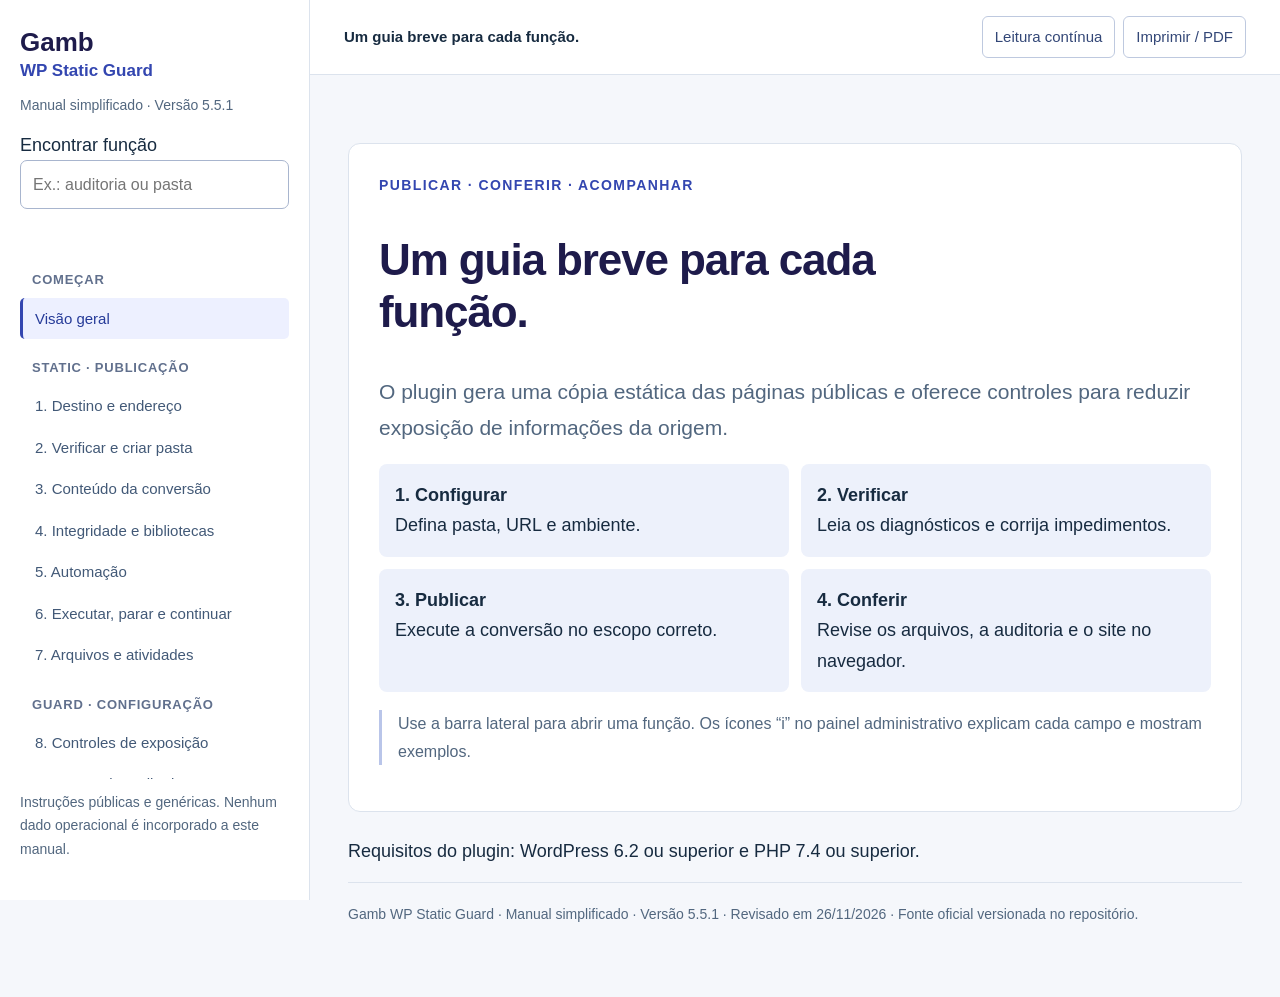
<file: assets/docs/manual.html>
<!doctype html>
<html lang="pt-BR">
<head><meta charset="utf-8"><meta name="viewport" content="width=device-width,initial-scale=1"><meta name="robots" content="noindex, nofollow"><meta name="description" content="Manual simplificado do Gamb WP Static Guard: publicação, configuração e leitura dos relatórios."><title>Gamb WP Static Guard · Manual simplificado</title>
<style>
:root{color-scheme:light;--ink:#172b40;--muted:#52677f;--accent:#3346b0;--line:#dce3ed;--paper:#f5f7fb}*{box-sizing:border-box}html{scroll-padding-top:100px;scroll-behavior:smooth}body{margin:0;color:var(--ink);background:var(--paper);font:18px/1.7 "Segoe UI",Arial,sans-serif}a{color:var(--accent);text-underline-offset:3px}button,input{font:inherit}button{cursor:pointer}a:focus-visible,button:focus-visible,input:focus-visible,summary:focus-visible{outline:3px solid #b85d00;outline-offset:3px}[hidden]{display:none!important}.skip{position:fixed;top:-80px;left:20px;z-index:30;background:white;padding:10px}.skip:focus{top:10px}aside{position:fixed;inset:0 auto 0 0;width:310px;display:flex;flex-direction:column;background:white;border-right:1px solid var(--line);padding:26px 20px;z-index:20}.brand{color:#1e1b4b;font-size:26px;font-weight:800;line-height:1.3}.brand span{color:var(--accent);display:block;font-size:17px;font-weight:600}aside p{font-size:14px;color:var(--muted);margin:12px 0}input{width:100%;padding:10px 12px;border:1px solid #a8b5ce;border-radius:7px;font-size:16px}nav{overflow:auto;margin-top:18px;flex:1;min-height:0}nav a{display:block;padding:8px 12px;border-left:3px solid transparent;border-radius:5px;text-decoration:none;font-size:15px;color:#425977}nav a:hover,nav a[aria-current]{background:#edf0ff;color:#263b99;border-left-color:var(--accent)}nav strong{display:block;font-size:13px;letter-spacing:.06em;text-transform:uppercase;margin:18px 12px 6px;color:#61708d}main{margin-left:310px;min-width:0}.toolbar{position:sticky;top:0;display:flex;align-items:center;justify-content:space-between;flex-wrap:wrap;gap:10px;padding:16px 34px;background:#fffffff5;border-bottom:1px solid var(--line);z-index:10;font-size:15px}.tools{display:flex;gap:8px;flex-wrap:wrap}button{background:white;border:1px solid #bec9df;border-radius:6px;padding:7px 12px;color:#334777;font-size:15px}button:hover{background:#edf0ff}.menu-toggle{display:none}.content{width:100%;max-width:1440px;margin:auto;padding:44px 38px 70px}.eyebrow{color:var(--accent);font-size:14px;letter-spacing:.1em;text-transform:uppercase;font-weight:700}h1{font-size:44px;line-height:1.18;color:#1e1b4b;letter-spacing:-.025em;max-width:22ch}h2{font-size:30px;line-height:1.25;color:#1e1b4b;margin-top:0}h3{font-size:19px;margin:20px 0 5px}p{margin:0 0 16px}.lead{font-size:21px;color:var(--muted)}section{background:white;border:1px solid var(--line);border-radius:12px;padding:30px;margin:24px 0;scroll-margin-top:110px}section:focus{outline:none}.where{background:#edf1fb;color:#314978;font-size:15px;padding:10px 14px;border-radius:6px;margin-bottom:22px}.result{border-left:3px solid #2b7c50;background:#f1f8f3;padding:14px 18px;margin-top:20px;color:#345a42;font-size:16px}.note{color:var(--muted);font-size:16px;border-left:3px solid #b9c5e9;padding-left:16px}.steps{display:grid;grid-template-columns:repeat(2,minmax(0,1fr));gap:12px;list-style:none;padding:0}.steps li{background:#edf1fb;padding:16px;border-radius:8px}.steps strong{display:block}.empty{color:#654200;font-size:15px}footer{font-size:14px;color:var(--muted);border-top:1px solid var(--line);padding-top:20px}code{font-size:.9em;background:#edf1fb;padding:2px 5px;border-radius:4px;overflow-wrap:anywhere}.reading section{margin-bottom:40px}.backdrop{display:none}@media(max-width:900px){aside{width:280px;transform:translateX(-100%);transition:transform .15s}.menu-open aside{transform:translateX(0)}main{margin-left:0}.menu-toggle{display:inline-block}.menu-open .backdrop{display:block;position:fixed;inset:0;background:#172b4070;z-index:15;border:0;border-radius:0;width:100%}.content{padding:28px 20px}.toolbar{padding:12px 20px}h1{font-size:36px}h2{font-size:27px}section{padding:22px}.steps{grid-template-columns:1fr}}@media print{aside,.toolbar,.backdrop,.skip{display:none!important}main{margin:0}.content{padding:0;max-width:none}section{display:block!important;break-inside:avoid;border:0;padding:12px 0;margin:16px 0}body{font-size:12pt;background:white}h1{font-size:27pt}h2{font-size:19pt}}@media(prefers-reduced-motion:reduce){html{scroll-behavior:auto}aside{transition:none}}
</style></head>
<body><a class="skip" href="#conteudo">Ir para o conteúdo</a><aside id="menu"><div class="brand">Gamb<span>WP Static Guard</span></div><p>Manual simplificado · Versão 5.5.1</p><label for="busca">Encontrar função</label><input id="busca" type="search" placeholder="Ex.: auditoria ou pasta" autocomplete="off"><p id="quantidade" aria-live="polite"></p><nav aria-label="Funções do plugin"><strong>Começar</strong><a href="#inicio">Visão geral</a><strong>STATIC · Publicação</strong><a href="#destino">1. Destino e endereço</a><a href="#pasta">2. Verificar e criar pasta</a><a href="#conteudos">3. Conteúdo da conversão</a><a href="#integridade">4. Integridade e bibliotecas</a><a href="#automacao">5. Automação</a><a href="#publicar">6. Executar, parar e continuar</a><a href="#arquivos">7. Arquivos e atividades</a><strong>GUARD · Configuração</strong><a href="#exposicao">8. Controles de exposição</a><a href="#regras">9. Regras da auditoria</a><a href="#atualizacoes">10. Atualizações</a><a href="#monitor">11. Monitor autorizado</a><a href="#backups">12. Cópias de segurança</a><strong>Análises e auditoria</strong><a href="#pendencias">13. Entender os alertas</a><a href="#publicacao-auditoria">14. Auditar a publicação</a><a href="#origem">15. Auditar a origem</a><a href="#dependencias">16. Dependências externas</a><a href="#relatorios">17. Relatórios e privacidade</a><a href="#host">18. Conferência no servidor</a><a href="#auditoria-defensiva">19. Auditoria defensiva</a><a href="#apresentacao-local">20. Escolher a apresentação local</a><a href="#documentacao">21. Manual e repositório</a></nav><p>Instruções públicas e genéricas. Nenhum dado operacional é incorporado a este manual.</p></aside><button type="button" class="backdrop" aria-label="Fechar menu"></button>
<main id="conteudo" tabindex="-1"><div class="toolbar"><div><button type="button" class="menu-toggle" aria-expanded="false" aria-controls="menu">Funções ☰</button> <strong id="atual">Guia de uso</strong></div><div class="tools"><button type="button" id="modo" aria-pressed="false">Leitura contínua</button><button type="button" id="imprimir">Imprimir / PDF</button></div></div><div class="content">
<section id="inicio" tabindex="-1"><p class="eyebrow">Publicar · Conferir · Acompanhar</p><h1>Um guia breve para cada função.</h1><p class="lead">O plugin gera uma cópia estática das páginas públicas e oferece controles para reduzir exposição de informações da origem.</p><ol class="steps"><li><strong>1. Configurar</strong>Defina pasta, URL e ambiente.</li><li><strong>2. Verificar</strong>Leia os diagnósticos e corrija impedimentos.</li><li><strong>3. Publicar</strong>Execute a conversão no escopo correto.</li><li><strong>4. Conferir</strong>Revise os arquivos, a auditoria e o site no navegador.</li></ol><p class="note">Use a barra lateral para abrir uma função. Os ícones “i” no painel administrativo explicam cada campo e mostram exemplos.</p></section>
<p>Requisitos do plugin: WordPress 6.2 ou superior e PHP 7.4 ou superior.</p><section id="destino" tabindex="-1"><h2>1. Destino e endereço</h2><p class="where">STATIC/Conversão › Destino e endereços</p><p><strong>Diretório local</strong> publica em uma pasta dedicada. <strong>ZIP</strong> gera um pacote para outro servidor.</p><p>Por padrão, a URL usa o endereço da instalação. Na entrega local, o nome da pasta completa a URL quando não há caminho informado. Para publicar na raiz da instalação, use “Usar endereço local do projeto”. O domínio pai de um subdomínio instalado e caminhos acima da instalação são recusados. Destinos externos usam HTTPS. HTTP fica disponível para endereços locais.</p><p>Preview e homologação aplicam <code>noindex, nofollow</code>. Use <strong>Salvar configuração</strong> na barra abaixo do painel. Se o endereço proposto diferir do salvo, os dois aparecem para conferência.</p></section>
<section id="pasta" tabindex="-1"><h2>2. Verificar e criar pasta</h2><p class="where">STATIC/Conversão → Destino e endereços</p><p>Use uma pasta exclusiva para a cópia estática. “Usar sugestão” apenas preenche o campo. “Verificar pasta” confere o caminho e a permissão de gravação sem criar nada.</p><p>Se o caminho for permitido e ainda não existir, “Criar pasta” fica disponível. Depois de criar e conferir, salve as configurações.</p><div class="result">A raiz da aplicação, áreas internas, atalhos e pastas que contêm outra aplicação são rejeitados. Criar a pasta não configura domínio, certificado ou host virtual.</div></section>
<section id="conteudos" tabindex="-1"><h2>3. Conteúdo da conversão</h2><p class="where">STATIC/Conversão → Conteúdo e conversão</p><p>Selecione os tipos públicos utilizados pelo portal. Rascunhos, itens privados e páginas protegidas por senha ficam fora da exportação.</p><p>O índice de pesquisa funciona no navegador e depende de um campo compatível no tema. A página 404 de apoio atende temas clássicos sem modelo próprio. A remoção de arquivos obsoletos usa o manifesto da entrega anterior.</p><div class="result">A primeira conversão deve ser “Site Completo”. “Somente tema” não gera um site navegável.</div></section>
<section id="integridade" tabindex="-1"><h2>4. Integridade e bibliotecas</h2><p class="where">STATIC/Conversão → Integridade e desempenho</p><p>O SRI permite ao navegador conferir os bytes de estilos e scripts. Mantenha o recálculo ativo para gerar o hash SHA-384 após o tratamento dos arquivos locais.</p><p>Desative SRI local explicitamente apenas quando um CDN ou proxy transformar os bytes depois da exportação. Recursos externos preservam seus hashes quando não são alterados. Teste minificação adicional antes de adotá-la.</p><div class="result">Bibliotecas públicas continuam acessíveis. O tratamento de comentários e caminhos preserva os avisos legais identificados e não substitui atualização de versões ou análise de vulnerabilidades.</div></section>
<section id="automacao" tabindex="-1"><h2>5. Automação</h2><p class="where">STATIC/Conversão → Automação e notificações</p><p>Ative a publicação pelo editor para atualizar o site após uma edição. A atualização reconstrói o conjunto para manter páginas, listagens e pesquisa consistentes.</p><p>A publicação agendada depende do agendador da origem. A espera é mínima, em segundos. Um webhook opcional pode notificar um serviço autorizado após a conclusão.</p><div class="result">Confira o registro de atividades para confirmar a execução. Configurar um agendamento não comprova que ele foi executado.</div></section>
<section id="publicar" tabindex="-1"><h2>6. Executar, parar e continuar</h2><p class="where">Escopo da Conversão → Converter &amp; Publicar Agora</p><p>Escolha o escopo e acompanhe as etapas na barra fixa. O percentual representa o andamento da operação, não uma nota de segurança.</p><p>“Parar” solicita uma pausa cooperativa. Aguarde a confirmação “parado”; a unidade em andamento pode terminar antes da pausa. “Continuar” retoma a mesma execução.</p><div class="result">Não inicie outra operação enquanto a publicação estiver ativa ou pausada. Uma auditoria crítica impede a entrega e preserva a publicação anterior.</div></section>
<section id="arquivos" tabindex="-1"><h2>7. Arquivos e atividades</h2><p class="where">Análises e auditoria → Arquivos publicados</p><p>As unidades processadas são uma contagem de execução. Elas não equivalem à quantidade de arquivos físicos: um recurso pode possuir cópias com e sem extensão.</p><p>O inventário apresenta a pasta salva, o caminho relativo, o tamanho e os links públicos permitidos. Use o filtro da página, a paginação ou baixe a lista completa. Na entrega ZIP, confira o pacote.</p><div class="result">O registro de atividades informa quando e como a conversão terminou. O inventário é derivado do manifesto; arquivos alheios ao plugin não são certificados por essa lista.</div></section>
<section id="exposicao" tabindex="-1"><h2>8. Controles de exposição</h2><p class="where">Guard/Segurança → Controles de exposição</p><p>Os controles tratam referências internas, metadados, comentários e endereços dos recursos. Os tokens mantêm o formato <code>/v/&lt;token&gt;</code>.</p><p>A remoção de classes e estilos nativos exige comparação visual. A aplicação dos controles também na origem requer teste dos formulários e integrações.</p><div class="result">Conteúdo público continua público. Endereços opacos não substituem autenticação, permissões, atualização de bibliotecas ou proteção do servidor.</div></section>
<section id="regras" tabindex="-1"><h2>9. Regras da auditoria</h2><p class="where">Guard/Segurança → Configuração da auditoria</p><p>Informe os IDs dos estilos necessários ao tema e os nomes de shortcodes que devem bloquear a publicação caso não sejam renderizados. Use os formatos e exemplos do ícone de informação de cada campo.</p><p>Uma exceção deve atender a uma necessidade real e ser validada no HTML final.</p><div class="result">A configuração fica separada das evidências. Os resultados estão em “Análises e auditoria”.</div></section>
<section id="atualizacoes" tabindex="-1"><h2>10. Atualizações</h2><p class="where">Guard/Segurança → Atualizações do plugin</p><p>O plugin consulta releases estáveis do repositório configurado. A instalação e a atualização automática utilizam os controles nativos da plataforma.</p><p>O token é opcional, salvo criptografado e nunca exibido. Campo vazio preserva a credencial. Use “Remover token salvo” somente quando desejar interromper esse uso.</p><div class="result">Compare versão instalada e versão consultada. Uma falha na consulta exige conferir repositório, conectividade, autorização e limite da API.</div></section>
<section id="monitor" tabindex="-1"><h2>11. Monitor autorizado</h2><p class="where">Guard/Segurança → Monitor da versão e Consultas do monitor</p><p>O endpoint de versão aceita apenas IPs exatos autorizados. Lista vazia bloqueia o acesso. Configure proxies confiáveis somente quando existir um proxy reverso conhecido.</p><p>O teste mostra se a origem da conexão atual está autorizada. O acesso de administrador não dispensa essa regra no endpoint público.</p><div class="result">Cadastre apenas o serviço de monitoramento autorizado. Não compartilhe os endereços operacionais em documentos públicos.</div></section>
<section id="backups" tabindex="-1"><h2>12. Cópias de segurança</h2><p class="where">Guard/Segurança → Gerenciador de backups</p><p>Gere uma cópia do banco ou um pacote com banco, tema e extensões. O pacote não inclui uploads nem a instalação completa. A restauração é manual.</p><p>O plugin mantém as seis cópias mais recentes. O pacote completo usa a extensão ZIP do PHP quando disponível. Em servidores sem essa extensão, o plugin usa o PclZip do WordPress com zlib. Se o tamanho dos arquivos exceder a capacidade do PclZip ou a memória disponível, habilite a extensão ZIP e repita a operação. A cópia somente do banco é entregue em SQL quando falta a extensão ZIP.</p><div class="result">Baixar e excluir são ações administrativas. Proteja as cópias e confira uma estratégia de restauração adequada ao portal.</div></section>
<section id="pendencias" tabindex="-1"><h2>13. Entender os alertas</h2><p class="where">Análises e auditoria → Resumo e pendências / Diagnóstico da instalação</p><p>A badge STATIC resume o diagnóstico. “Atenção” precisa ser interpretado com sua causa: por exemplo, ausência de uma extensão opcional ou uso do modelo 404 de apoio.</p><p>O resumo apresenta a mensagem e a providência recomendada. Reexecute o diagnóstico após corrigir o ambiente. “Revalidar” indica evidência desatualizada ou pendente.</p><div class="result">Uma badge favorável descreve somente a evidência registrada, sua data e seu escopo. Ela não é uma certificação geral de segurança.</div></section>
<section id="publicacao-auditoria" tabindex="-1"><h2>14. Auditar a publicação</h2><p class="where">Análises e auditoria → Auditoria da publicação</p><p>No fluxo de exportação, o gate inspeciona o buffer original e o HTML final. “Auditar arquivos publicados” verifica os documentos HTML da pasta local salva sem alterá-los.</p><p>O relatório identifica controles, documentos, etapas, falhas e como proceder. A inspeção para no primeiro impedimento crítico; os documentos restantes não ficam certificados.</p><div class="result">Confira se a evidência é do preparo da exportação ou da pasta entregue. A auditoria de HTML não executa JavaScript nem testa o servidor.</div></section>
<section id="origem" tabindex="-1"><h2>15. Auditar a origem</h2><p class="where">Análises e auditoria → Auditoria da origem</p><p>“Revalidar origem agora” consulta a Home e uma página inexistente, conferindo o contexto da captura e o tratamento do HTML.</p><p>Esse relatório é salvo separadamente e não substitui a inspeção do conjunto publicado.</p><div class="result">Use a revalidação após corrigir a origem ou atualizar o plugin; confira também a auditoria dos arquivos entregues.</div></section>
<section id="dependencias" tabindex="-1"><h2>16. Dependências externas</h2><p class="where">Análises e auditoria → Dependências externas</p><p>Recursos de renderização, como CSS, scripts, imagens e fontes, são apresentados separadamente dos links que apenas levam a outro site. Navegação externa não é copiada.</p><p>O diagnóstico inspeciona HTML e CSS locais. Zero dependências encontradas não comprova ausência de chamadas construídas por JavaScript. Antes de internalizar, confira versão, licença, compatibilidade e responsabilidade pelo serviço.</p><div class="result">Abra a aba Rede do navegador, navegue pelas páginas e teste recursos dinâmicos. O diagnóstico não altera os arquivos do tema.</div></section>
<section id="relatorios" tabindex="-1"><h2>17. Relatórios e privacidade</h2><p class="where">Análises e auditoria → Baixar relatório</p><p>Os arquivos JSON permitem analisar e arquivar as evidências completas. O acesso exige administrador autenticado e validação da requisição.</p><p>O inventário pode conter caminhos do servidor e a estrutura do site. Compartilhe esses relatórios somente com pessoas autorizadas.</p><div class="result">Este manual público contém apenas instruções genéricas. Não incorpora credenciais, resultados da auditoria, inventários ou configurações da instalação.</div></section>
<section id="host" tabindex="-1"><h2>18. Conferência no servidor</h2><p class="where">Após entregar a publicação</p><p>Confira a Home, uma página interna e uma rota inexistente. Verifique canonical, indexação, CSS, scripts e anexos no endereço que realmente atende o público.</p><p>As regras Apache e o arquivo de headers gerados precisam ser aceitos pelo host. No Apache, permissões de configuração e os módulos correspondentes influenciam o resultado; outros serviços precisam reconhecer ou adaptar as regras.</p><div class="result">Em preview, confira meta robots e o header HTTP de bloqueio de indexação. MIME de anexos, integridade e headers devem ser verificados após CDN, proxy e servidor de publicação.</div></section>
<section id="auditoria-defensiva" tabindex="-1"><h2>19. Auditoria defensiva e relatórios externos</h2><p class="where">Análises e auditoria → Auditoria</p><p>“Executar auditoria” lê a última entrega e uma pequena amostra de respostas do destino salvo. Confira canonical, indexação, integridade dos estilos, MIME de anexos, arquivos indevidos e cabeçalhos. Cada resultado distingue esperado, observado e como proceder.</p><p>Os estados são Aprovado, Atenção, Falhou e Não verificado. A referência parcial ao OWASP ASVS não é certificação. Cabeçalhos de proxy são apenas indícios; WAF permanece não confirmado.</p><p>O Tenable é opcional: consulta apenas uma avaliação existente associada ao destino e ambiente. As chaves ficam no servidor; não são necessárias para a auditoria local. O Cymulate permanece pendente até confirmação do endpoint e das permissões.</p><div class="result">A auditoria não reexporta nem corrige o site. A data da avaliação externa é separada da auditoria local. Relatórios indisponíveis não apagam as verificações dos arquivos.</div></section>
<section id="apresentacao-local" tabindex="-1"><h2>20. Estático principal e WordPress privado</h2><p class="where">STATIC/Conversão → Destino e endereços</p><ol><li>Confira a URL pública completa, a pasta exclusiva e o ambiente. “Usar URL padrão da instalação” preenche protocolo, domínio e caminho em um único campo. A pasta física é independente da URL.</li><li>Use entrega local e endereços relativos ao domínio. Salve e execute Site Completo. A publicação estática é o padrão para instalações novas; perfis anteriores conservam a apresentação escolhida.</li><li>Para validar arquivos editados, clique em “Ativar URL acesso WP” nesta tela ou na barra do WordPress. Leia e confirme o modal. Abra o link privado gerado na própria sessão.</li></ol><p>O acesso original vem desativado, exige administrador autenticado e nonce da sessão, aceita somente leitura e expira em uma hora. Um alerta fixo no admin permanece enquanto estiver ativo. A página original envia noindex, nofollow, noarchive, no-store e Referrer-Policy: no-referrer. Não compartilhe esse link. Ao terminar, desative o acesso; a URL principal continua estática. Uma exportação em andamento não desfaz essa desativação.</p><p>Perfis legados que já exibiam WordPress são preservados até a migração para estático. Depois da migração, valide o original pelo switch privado; a seleção não libera novamente a origem pública. No modo estático, falta de entrega válida resulta em HTTP 503, sem retorno automático ao conteúdo dinâmico. Admin e captura assinada permanecem disponíveis.</p><h3>endereço local e rede simultâneos</h3><p>Copie os scripts INICIAR-COMPARTILHAMENTO.ps1 e PARAR-COMPARTILHAMENTO.ps1 de <code>bin/</code> para a raiz desta instalação. Inicie após publicar o estático. O script valida o IP privado da máquina, registra somente origens explícitas e verifica o front e o login por endereço local e IP. O destino salvo não muda. Cada origem exige seu próprio login devido ao isolamento dos cookies do navegador.</p><p>A gravação do estado é atômica e cada requisição lê uma versão consistente. Não mantenha blocos antigos que troquem WP_HOME/WP_SITEURL pelo IP no wp-config: preserve a URL canônica e deixe o plugin resolver as origens autorizadas. O estado fica protegido em <code>.gamb-runtime/compartilhamento/session.json</code>. Parar revoga os aliases temporários sem parar Apache, mudar firewall ou interferir em outros projetos. O antigo proxy anônimo de WordPress não deve permanecer habilitado. Não publique backups, logs ou esse estado operacional.</p><h3>Evolução para acesso online</h3><p>O parâmetro <code>-PublicUrl</code> aceita somente HTTPS e o mesmo caminho da instalação; <code>-TrustedProxy</code> deve listar explicitamente os IPs do proxy que termina TLS. O script cadastra a origem, mas não cria túnel, DNS ou certificado. O proxy deve preservar o Host da origem pública. Configure esses recursos no host e valide as respostas públicas antes de divulgar. Não confie em cabeçalhos Forwarded vindos de clientes.</p><div class="result">A instalação em um subdomínio não pode apontar para o domínio principal nem para outro domínio ancestral. O compartilhamento usa a mesma entrega e caminhos relativos, preservando os bytes e SRI de CSS e JavaScript. Links, canonical e JSON locais acompanham a origem autorizada da requisição; referências externas permanecem externas.</div></section>
<section id="documentacao" tabindex="-1"><h2>21. Manual e repositório</h2><p class="where">Documentação oficial → Fonte versionada</p><p>Este manual acompanha as funções da versão 5.5.1. Sua fonte oficial é o arquivo <code>assets/docs/manual.html</code> no repositório do plugin. Os tópicos devem ser revisados na mesma tarefa que alterar uma função, configuração ou fluxo.</p><p><a href="https://github.com/gamberine/gamb-wp-static-guard/blob/main/assets/docs/manual.html" target="_blank" rel="noopener noreferrer">Consultar a fonte atual no repositório ↗</a> · <a href="https://github.com/gamberine/gamb-wp-static-guard/releases/latest" target="_blank" rel="noopener noreferrer">Consultar a release disponível ↗</a></p><p>O pacote utiliza essa mesma fonte. Uma exportação completa atualiza o manual entregue junto do site. Em um host estático independente, publique novamente os arquivos para disponibilizar uma revisão do manual.</p><div class="result">Referência: série 5.5 · Revisado em 26/11/2026. O documento contém instruções genéricas e não incorpora resultados administrativos, caminhos reais ou credenciais da instalação.</div></section>
<footer>Gamb WP Static Guard · Manual simplificado · Versão 5.5.1 · Revisado em 26/11/2026 · Fonte oficial versionada no repositório.</footer></div></main>
<script>
(function(){'use strict';var search=document.getElementById('busca'),links=Array.from(document.querySelectorAll('nav a')),sections=Array.from(document.querySelectorAll('main section')),menu=document.querySelector('.menu-toggle'),side=document.getElementById('menu'),main=document.querySelector('main'),mobile=matchMedia('(max-width:900px)'),reading=false;function fold(open){open=!!open&&mobile.matches;document.body.classList.toggle('menu-open',open);menu.setAttribute('aria-expanded',String(open));side.inert=mobile.matches&&!open;main.inert=open;if(open){side.setAttribute('role','dialog');side.setAttribute('aria-modal','true');side.setAttribute('aria-label','Funções do plugin');search.focus();}else{side.removeAttribute('role');side.removeAttribute('aria-modal');side.removeAttribute('aria-label');}}function show(id,focus){var active=sections.find(function(s){return s.id===id;})||sections[0];sections.forEach(function(s){s.hidden=!reading&&s!==active;});links.forEach(function(a){if(a.hash==='#'+active.id)a.setAttribute('aria-current','location');else a.removeAttribute('aria-current');});document.getElementById('atual').textContent=active.querySelector('h1,h2').textContent;if(focus){active.focus({preventScroll:true});active.scrollIntoView({block:'start',behavior:'instant'});}}function navigate(){show(decodeURIComponent(location.hash.slice(1)),true);}window.addEventListener('hashchange',navigate);links.forEach(function(a){a.addEventListener('click',function(){fold(false);show(a.hash.slice(1),true);});});search.addEventListener('input',function(){var q=search.value.toLocaleLowerCase('pt-BR'),n=0;links.forEach(function(a){var s=sections.find(function(p){return '#'+p.id===a.hash;});a.hidden=!(s.textContent.toLocaleLowerCase('pt-BR').includes(q));if(!a.hidden)n++;});document.getElementById('quantidade').textContent=n+' tópicos encontrados';});menu.addEventListener('click',function(){fold(menu.getAttribute('aria-expanded')!=='true');});document.querySelector('.backdrop').addEventListener('click',function(){fold(false);menu.focus();});document.addEventListener('keydown',function(e){if(e.key==='Escape'&&menu.getAttribute('aria-expanded')==='true'){fold(false);menu.focus();}if(e.key==='Tab'&&main.inert){var items=Array.from(side.querySelectorAll('a:not([hidden]),input')),first=items[0],last=items[items.length-1];if(e.shiftKey&&document.activeElement===first){e.preventDefault();last.focus();}else if(!e.shiftKey&&document.activeElement===last){e.preventDefault();first.focus();}}});mobile.addEventListener('change',function(){fold(false);});document.getElementById('modo').addEventListener('click',function(){reading=!reading;this.setAttribute('aria-pressed',String(reading));this.textContent=reading?'Um tópico por vez':'Leitura contínua';show(location.hash.slice(1),false);});document.getElementById('imprimir').addEventListener('click',function(){window.print();});fold(false);show(location.hash.slice(1),false);})();
</script></body></html>
</file>
